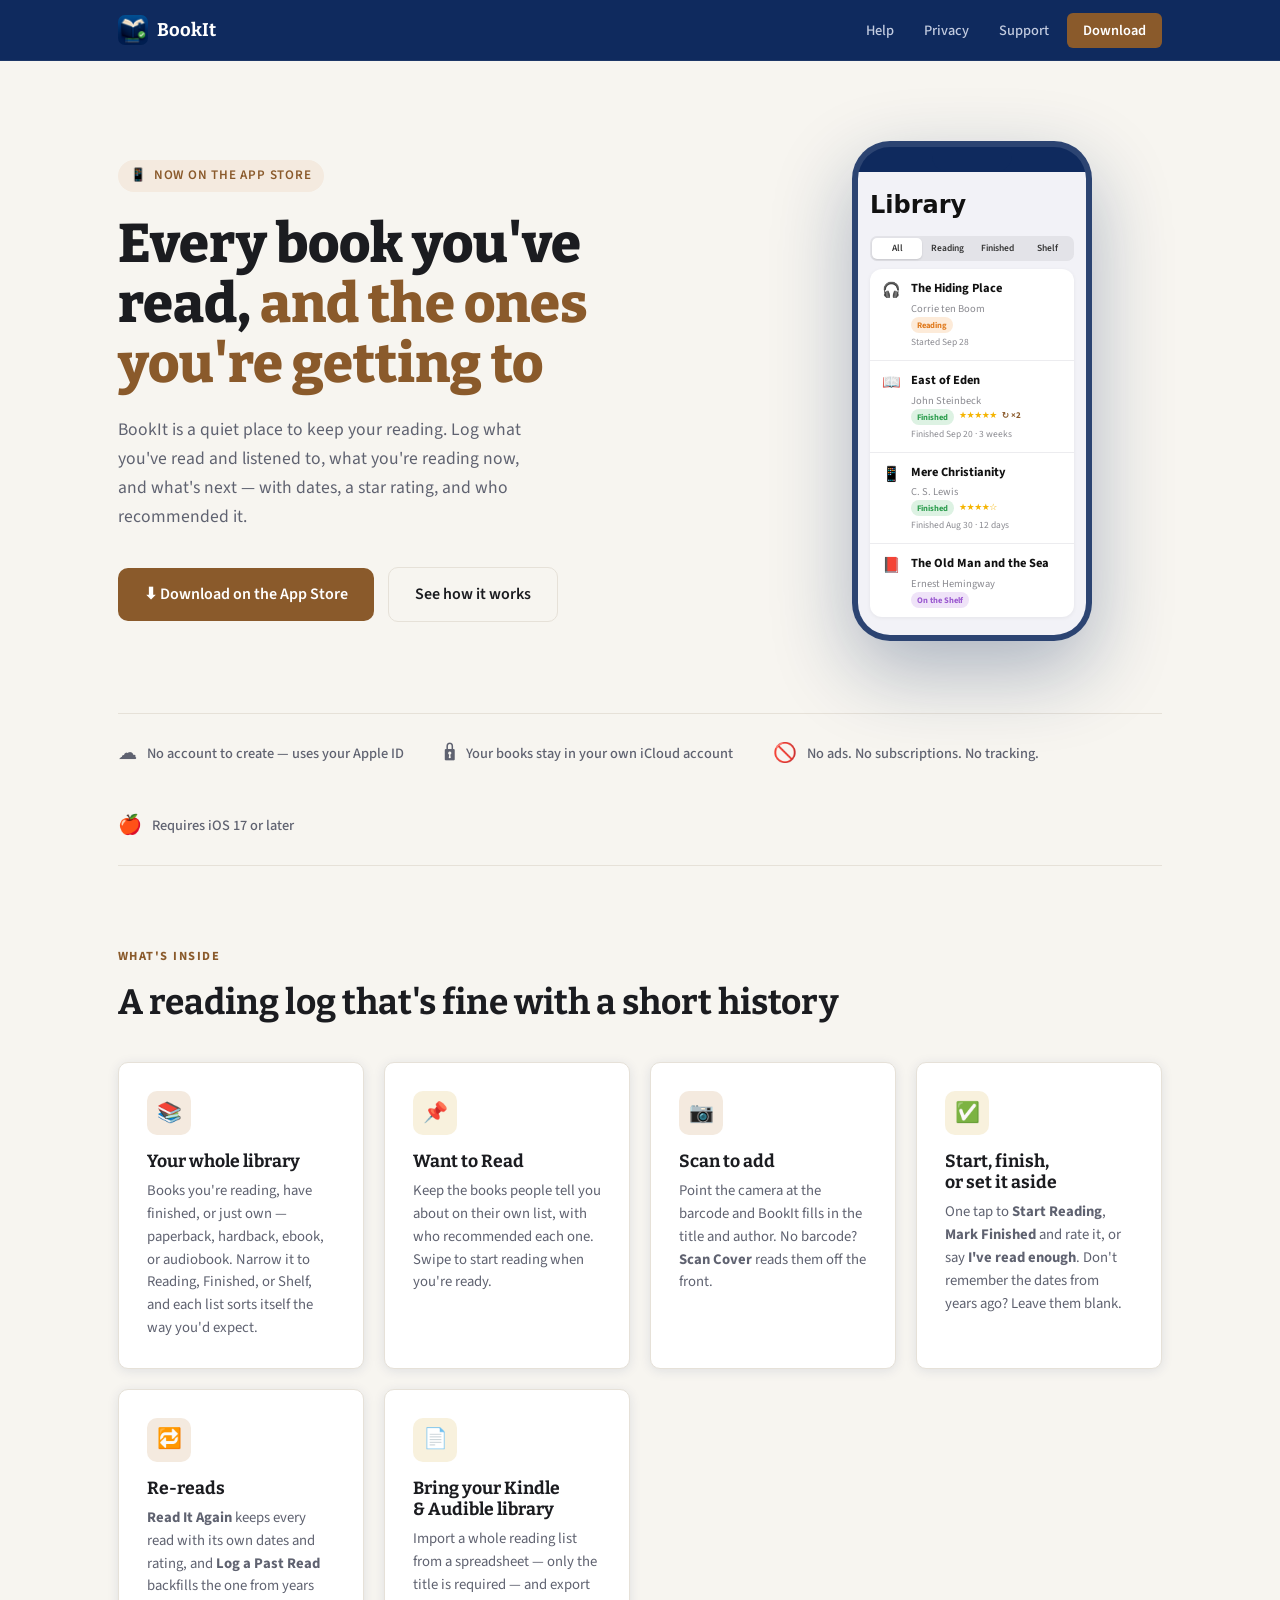
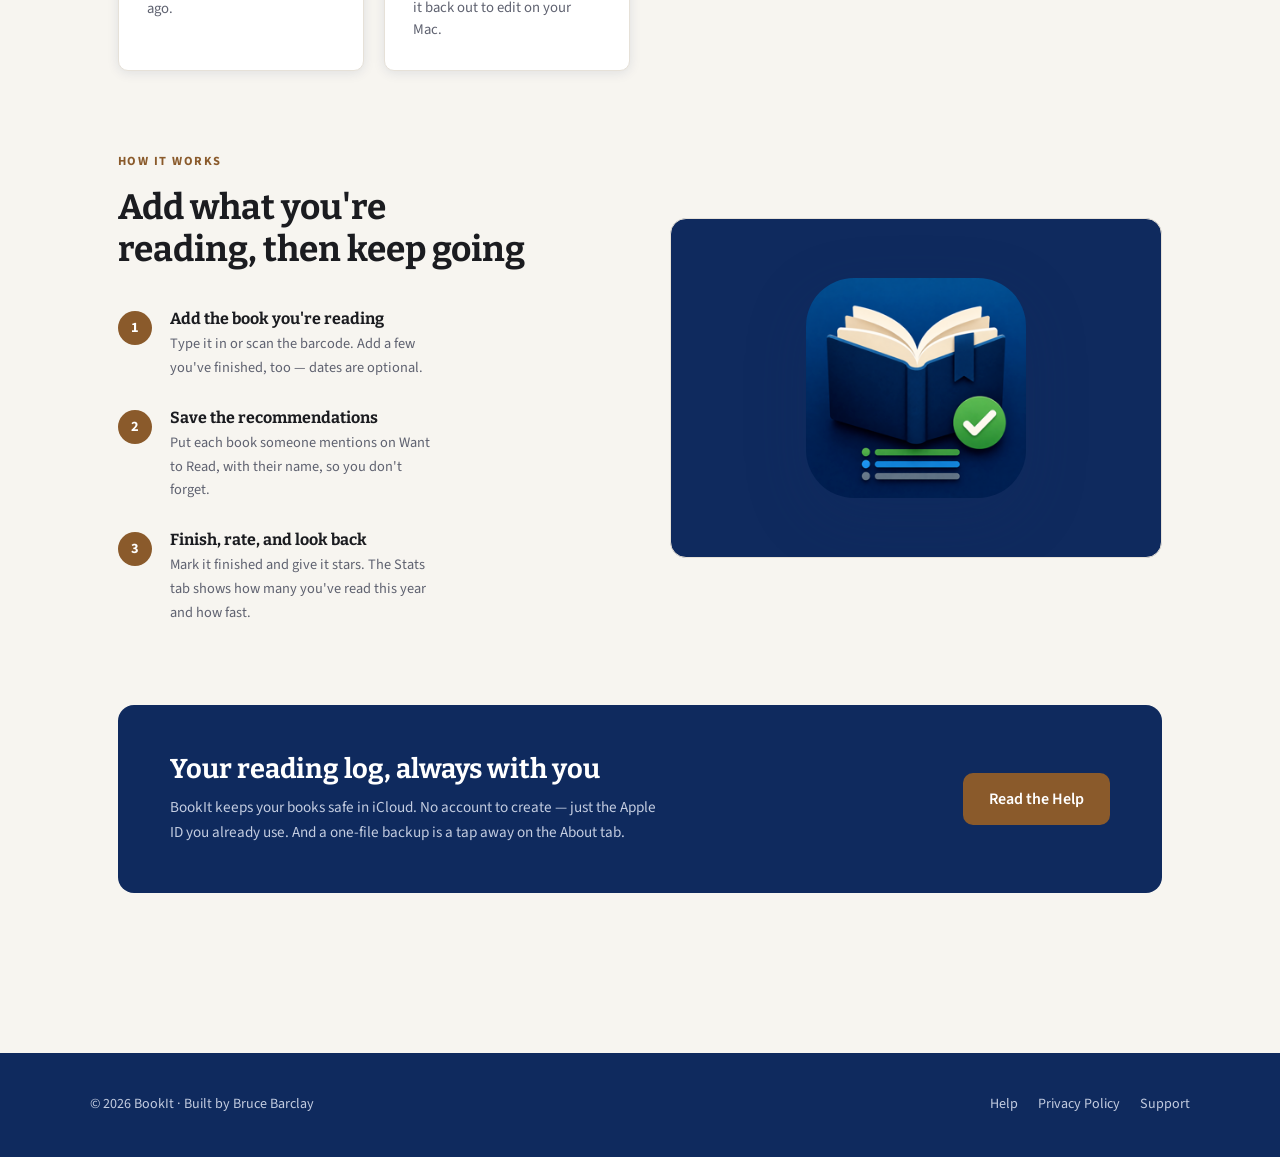
<file: index.html>
<!DOCTYPE html>
<html lang="en">
<head>
<meta charset="UTF-8">
<meta name="viewport" content="width=device-width, initial-scale=1.0">
<title>BookIt</title>
<meta name="description" content="A personal reading log. Keep track of the books you've read, are reading, listened to, or want to get to — with dates, star ratings, re-reads, and who recommended each one.">
<link rel="icon" type="image/png" href="images/favicon.png">
<link rel="apple-touch-icon" href="images/apple-touch-icon.png">
<link rel="stylesheet" href="style.css">
<style>
/* ── Hero ── */
.hero {
  display: grid;
  grid-template-columns: 1fr 380px;
  gap: 60px;
  align-items: center;
  padding: 80px 0 72px;
}

.hero-tag {
  display: inline-flex;
  align-items: center;
  gap: 7px;
  background: var(--ember-pale);
  color: var(--ember);
  font-size: .82rem;
  font-weight: 600;
  letter-spacing: .06em;
  text-transform: uppercase;
  padding: 5px 12px;
  border-radius: 20px;
  margin-bottom: 22px;
}

.hero h1 {
  font-size: clamp(2.2rem, 4.5vw, 3.4rem);
  font-weight: 800;
  line-height: 1.1;
  margin-bottom: 22px;
  color: var(--ink);
}

.hero h1 em {
  font-style: normal;
  color: var(--ember);
}

.hero-sub {
  font-size: 1.1rem;
  color: var(--ink-muted);
  max-width: 46ch;
  margin-bottom: 36px;
}

.hero-actions {
  display: flex;
  gap: 14px;
  flex-wrap: wrap;
  align-items: center;
}

.btn-soon {
  background: var(--ember-pale);
  color: var(--ember);
  border: 1.5px solid var(--ember);
  cursor: default;
}
.btn-soon:hover { transform: none; box-shadow: none; }

.hero-phone {
  position: relative;
  display: flex;
  justify-content: center;
}

.phone-frame {
  width: 240px;
  background: var(--nav-bg);
  border-radius: 38px;
  border: 6px solid rgba(255,255,255,.12);
  box-shadow: 0 30px 80px rgba(15,42,94,.32), 0 0 0 1px rgba(255,255,255,.04);
  position: relative;
  overflow: hidden;
  display: flex;
  flex-direction: column;
}

.phone-notch {
  width: 80px;
  height: 26px;
  background: var(--nav-bg);
  border-radius: 0 0 16px 16px;
  align-self: center;
  margin-top: -1px;
  flex-shrink: 0;
  position: relative;
  z-index: 2;
}

/* The mock screen is always light, like the app in light mode. */
.phone-screen {
  flex: 1;
  background: #F2F2F7;
  padding: 14px 12px 18px;
  overflow: hidden;
}

.mock-title {
  font-family: system-ui, sans-serif;
  font-size: 24px;
  font-weight: 800;
  color: #111;
  margin-bottom: 10px;
}

.mock-list {
  background: white;
  border-radius: 12px;
  box-shadow: 0 1px 4px rgba(0,0,0,.06);
  overflow: hidden;
}

.mock-row {
  display: flex;
  gap: 9px;
  padding: 9px 10px;
  border-bottom: 1px solid #ECECEF;
  align-items: center;
}
.mock-row:last-child { border-bottom: none; }

.mock-thumb {
  width: 34px; height: 34px;
  border-radius: 7px;
  flex-shrink: 0;
  display: grid;
  place-items: center;
  font-size: 17px;
}
.thumb-a { background: linear-gradient(135deg, #7A3A1A, #C4672A); }
.thumb-b { background: linear-gradient(135deg, #B07A2A, #E8B860); }
.thumb-c { background: linear-gradient(135deg, #4A2412, #8E4A22); }

.mock-body { flex: 1; min-width: 0; }
.mock-top {
  display: flex;
  align-items: center;
  gap: 5px;
}
.mock-meat {
  font-size: 12.5px;
  font-weight: 700;
  color: #111;
  white-space: nowrap;
}
.mock-pill {
  font-size: 8.5px;
  font-weight: 700;
  padding: 1px 6px;
  border-radius: 8px;
}
.pill-reading  { background: #FDEBD9; color: #E07B1F; }
.pill-finished { background: #DDF2E3; color: #2E9E4F; }
.pill-shelf    { background: #EFE3F8; color: #9B59D0; }
.mock-stars {
  font-size: 9px;
  color: #F5B400;
  letter-spacing: -.5px;
  white-space: nowrap;
}
.mock-tag {
  font-size: 9px;
  font-weight: 700;
  color: #8A5A2B;
  white-space: nowrap;
}
.mock-icon {
  width: 22px;
  flex-shrink: 0;
  font-size: 15px;
  text-align: center;
  align-self: flex-start;
  padding-top: 1px;
}
.mock-seg {
  display: flex;
  background: #E3E3E8;
  border-radius: 7px;
  padding: 2px;
  margin-bottom: 8px;
}
.mock-seg span {
  flex: 1;
  text-align: center;
  font-size: 9.5px;
  font-weight: 600;
  color: #333;
  padding: 3px 0;
  border-radius: 5px;
}
.mock-seg .on { background: #fff; box-shadow: 0 1px 2px rgba(0,0,0,.12); }
.mock-sub {
  font-size: 10.5px;
  color: #8A8A90;
  margin-top: 1px;
  white-space: nowrap;
  overflow: hidden;
  text-overflow: ellipsis;
}
.mock-meta {
  font-size: 9.5px;
  color: #8A8A90;
  margin-top: 2px;
  white-space: nowrap;
  overflow: hidden;
  text-overflow: ellipsis;
}

/* ── Trust bar ── */
.trust-bar {
  border-top: 1px solid var(--border);
  border-bottom: 1px solid var(--border);
  padding: 24px 0;
  display: flex;
  gap: 40px;
  flex-wrap: wrap;
  align-items: center;
}
.trust-item {
  display: flex;
  align-items: center;
  gap: 10px;
  font-size: .9rem;
  color: var(--ink-muted);
  font-weight: 500;
}
.trust-icon { font-size: 1.2rem; }

/* ── Features ── */
.features { padding: 80px 0 0; }
.features-grid {
  display: grid;
  grid-template-columns: repeat(auto-fit, minmax(240px, 1fr));
  gap: 20px;
}
.feature-card {
  background: var(--surface);
  border: 1px solid var(--border);
  border-radius: var(--radius);
  padding: 28px;
  box-shadow: var(--shadow);
}
.feature-icon {
  width: 44px; height: 44px;
  border-radius: 10px;
  display: grid;
  place-items: center;
  font-size: 1.25rem;
  margin-bottom: 16px;
}
.icon-ember { background: var(--ember-pale); }
.icon-flame { background: var(--flame-light); }

.feature-card h3 {
  font-size: 1.1rem;
  margin-bottom: 8px;
}
.feature-card p {
  font-size: .92rem;
  color: var(--ink-muted);
  line-height: 1.55;
}

/* ── How it works ── */
.how {
  padding: 80px 0 0;
  display: grid;
  grid-template-columns: 1fr 1fr;
  gap: 60px;
  align-items: center;
}
.how-steps { display: flex; flex-direction: column; gap: 28px; }
.step {
  display: flex;
  gap: 18px;
  align-items: flex-start;
}
.step-num {
  width: 34px; height: 34px;
  border-radius: 50%;
  background: var(--ember);
  color: white;
  font-weight: 700;
  font-size: .9rem;
  display: grid;
  place-items: center;
  flex-shrink: 0;
  margin-top: 2px;
}
.step-body h4 { font-size: 1rem; margin-bottom: 4px; }
.step-body p  { font-size: .9rem; color: var(--ink-muted); max-width: 38ch; }

.how-visual {
  background: var(--char-deep);
  border-radius: 16px;
  height: 340px;
  display: grid;
  place-items: center;
  border: 1px solid var(--border);
  overflow: hidden;
}
.how-visual img {
  width: 220px;
  height: 220px;
  border-radius: 48px;
  box-shadow: 0 20px 60px rgba(15,42,94,.30);
}

/* ── iCloud band ── */
.icloud-band {
  margin-top: 80px;
  background: var(--char-deep);
  border-radius: 16px;
  padding: 48px 52px;
  display: flex;
  gap: 40px;
  align-items: center;
  justify-content: space-between;
  flex-wrap: wrap;
}
.icloud-band h2 {
  color: white;
  font-size: 1.7rem;
  margin-bottom: 10px;
}
.icloud-band p {
  color: #C3CCE0;
  font-size: .95rem;
}
.icloud-band .btn-primary { white-space: nowrap; }

/* ── Responsive ── */
@media (max-width: 760px) {
  .hero { grid-template-columns: 1fr; padding-top: 56px; }
  .hero-phone { display: none; }
  .how { grid-template-columns: 1fr; }
  .how-visual { display: none; }
  .icloud-band { padding: 32px 24px; }
}
</style>
</head>
<body>

<nav class="site-nav" aria-label="Site navigation">
  <div class="nav-inner">
    <a href="index.html" class="nav-logo">
      <img src="images/icon.png" alt="" class="nav-logo-icon">
      BookIt
    </a>
    <ul class="nav-links">
      <li><a href="help.html">Help</a></li>
      <li><a href="privacy.html">Privacy</a></li>
      <li><a href="support.html">Support</a></li>
      <li><a href="#download" class="nav-cta">Download</a></li>
    </ul>
  </div>
</nav>

<main>
<div class="page-content">

  <!-- Hero -->
  <section class="hero">
    <div class="hero-copy">
      <div class="hero-tag">
        <span>📱</span> Now on the App Store
      </div>
      <h1>Every book you've read, <em>and the ones you're getting to</em></h1>
      <p class="hero-sub">BookIt is a quiet place to keep your reading. Log what you've read and listened to, what you're reading now, and what's next — with dates, a star rating, and who recommended it.</p>
      <div class="hero-actions" id="download">
        <a href="https://apps.apple.com/us/app/bookit-reading-log/id6808320162" class="btn btn-primary" target="_blank" rel="noopener">⬇ Download on the App Store</a>
        <a href="help.html" class="btn btn-ghost">See how it works</a>
      </div>
    </div>

    <div class="hero-phone" aria-hidden="true">
      <div class="phone-frame">
        <div class="phone-notch"></div>
        <div class="phone-screen">
          <div class="mock-title">Library</div>
          <div class="mock-seg"><span class="on">All</span><span>Reading</span><span>Finished</span><span>Shelf</span></div>
          <div class="mock-list">
            <div class="mock-row">
              <div class="mock-icon">🎧</div>
              <div class="mock-body">
                <div class="mock-meat">The Hiding Place</div>
                <div class="mock-sub">Corrie ten Boom</div>
                <div class="mock-top"><span class="mock-pill pill-reading">Reading</span></div>
                <div class="mock-meta">Started Sep 28</div>
              </div>
            </div>
            <div class="mock-row">
              <div class="mock-icon">📖</div>
              <div class="mock-body">
                <div class="mock-meat">East of Eden</div>
                <div class="mock-sub">John Steinbeck</div>
                <div class="mock-top"><span class="mock-pill pill-finished">Finished</span><span class="mock-stars">★★★★★</span><span class="mock-tag">↻ ×2</span></div>
                <div class="mock-meta">Finished Sep 20 · 3 weeks</div>
              </div>
            </div>
            <div class="mock-row">
              <div class="mock-icon">📱</div>
              <div class="mock-body">
                <div class="mock-meat">Mere Christianity</div>
                <div class="mock-sub">C. S. Lewis</div>
                <div class="mock-top"><span class="mock-pill pill-finished">Finished</span><span class="mock-stars">★★★★☆</span></div>
                <div class="mock-meta">Finished Aug 30 · 12 days</div>
              </div>
            </div>
            <div class="mock-row">
              <div class="mock-icon">📕</div>
              <div class="mock-body">
                <div class="mock-meat">The Old Man and the Sea</div>
                <div class="mock-sub">Ernest Hemingway</div>
                <div class="mock-top"><span class="mock-pill pill-shelf">On the Shelf</span></div>
              </div>
            </div>
          </div>
        </div>
      </div>
    </div>
  </section>

  <!-- Trust bar -->
  <div class="trust-bar">
    <div class="trust-item"><span class="trust-icon">☁️</span> No account to create — uses your Apple ID</div>
    <div class="trust-item"><span class="trust-icon">🔒</span> Your books stay in your own iCloud account</div>
    <div class="trust-item"><span class="trust-icon">🚫</span> No ads. No subscriptions. No tracking.</div>
    <div class="trust-item"><span class="trust-icon">🍎</span> Requires iOS 17 or later</div>
  </div>

  <!-- Features -->
  <section class="features">
    <p class="eyebrow">What's inside</p>
    <h2 class="section-title">A reading log that's fine with a short history</h2>
    <div class="features-grid">
      <div class="feature-card">
        <div class="feature-icon icon-ember">📚</div>
        <h3>Your whole library</h3>
        <p>Books you're reading, have finished, or just own — paperback, hardback, ebook, or audiobook. Narrow it to Reading, Finished, or Shelf, and each list sorts itself the way you'd expect.</p>
      </div>
      <div class="feature-card">
        <div class="feature-icon icon-flame">📌</div>
        <h3>Want to Read</h3>
        <p>Keep the books people tell you about on their own list, with who recommended each one. Swipe to start reading when you're ready.</p>
      </div>
      <div class="feature-card">
        <div class="feature-icon icon-ember">📷</div>
        <h3>Scan to add</h3>
        <p>Point the camera at the barcode and BookIt fills in the title and author. No barcode? <strong>Scan Cover</strong> reads them off the front.</p>
      </div>
      <div class="feature-card">
        <div class="feature-icon icon-flame">✅</div>
        <h3>Start, finish, or set it aside</h3>
        <p>One tap to <strong>Start Reading</strong>, <strong>Mark Finished</strong> and rate it, or say <strong>I've read enough</strong>. Don't remember the dates from years ago? Leave them blank.</p>
      </div>
      <div class="feature-card">
        <div class="feature-icon icon-ember">🔁</div>
        <h3>Re-reads</h3>
        <p><strong>Read It Again</strong> keeps every read with its own dates and rating, and <strong>Log a Past Read</strong> backfills the one from years ago.</p>
      </div>
      <div class="feature-card">
        <div class="feature-icon icon-flame">📄</div>
        <h3>Bring your Kindle &amp; Audible library</h3>
        <p>Import a whole reading list from a spreadsheet — only the title is required — and export it back out to edit on your Mac.</p>
      </div>
    </div>
  </section>

  <!-- How it works -->
  <section class="how">
    <div>
      <p class="eyebrow">How it works</p>
      <h2 class="section-title">Add what you're reading, then keep going</h2>
      <div class="how-steps">
        <div class="step">
          <div class="step-num">1</div>
          <div class="step-body">
            <h4>Add the book you're reading</h4>
            <p>Type it in or scan the barcode. Add a few you've finished, too — dates are optional.</p>
          </div>
        </div>
        <div class="step">
          <div class="step-num">2</div>
          <div class="step-body">
            <h4>Save the recommendations</h4>
            <p>Put each book someone mentions on Want to Read, with their name, so you don't forget.</p>
          </div>
        </div>
        <div class="step">
          <div class="step-num">3</div>
          <div class="step-body">
            <h4>Finish, rate, and look back</h4>
            <p>Mark it finished and give it stars. The Stats tab shows how many you've read this year and how fast.</p>
          </div>
        </div>
      </div>
    </div>
    <div class="how-visual" aria-hidden="true"><img src="images/icon.png" alt=""></div>
  </section>

  <!-- iCloud band -->
  <div class="icloud-band">
    <div>
      <h2>Your reading log, always with you</h2>
      <p>BookIt keeps your books safe in iCloud. No account to create — just the Apple ID you already use. And a one-file backup is a tap away on the About tab.</p>
    </div>
    <a href="help.html" class="btn btn-primary">Read the Help</a>
  </div>

</div>
</main>

<footer class="site-footer">
  <div class="footer-inner">
    <span>© 2026 BookIt · Built by Bruce Barclay</span>
    <ul class="footer-links">
      <li><a href="help.html">Help</a></li>
      <li><a href="privacy.html">Privacy Policy</a></li>
      <li><a href="support.html">Support</a></li>
    </ul>
  </div>
</footer>

</body>
</html>
</file>
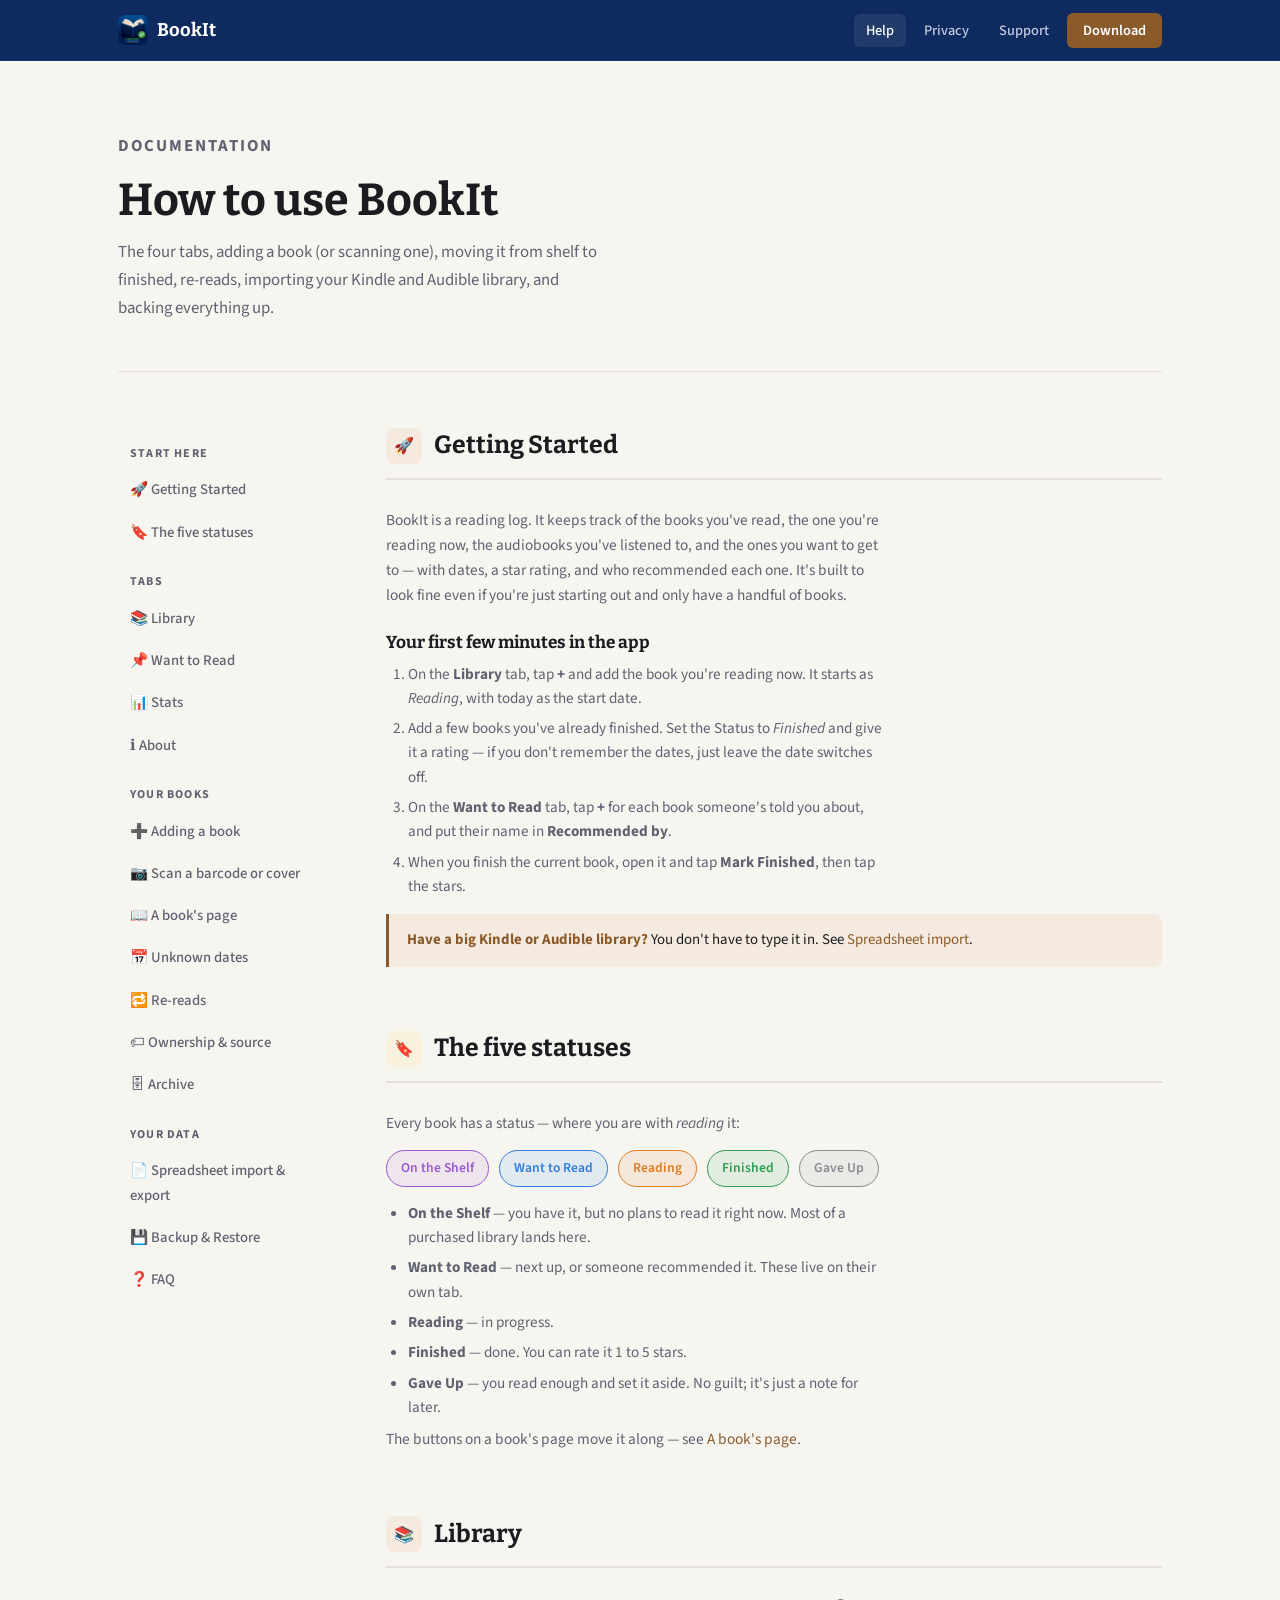
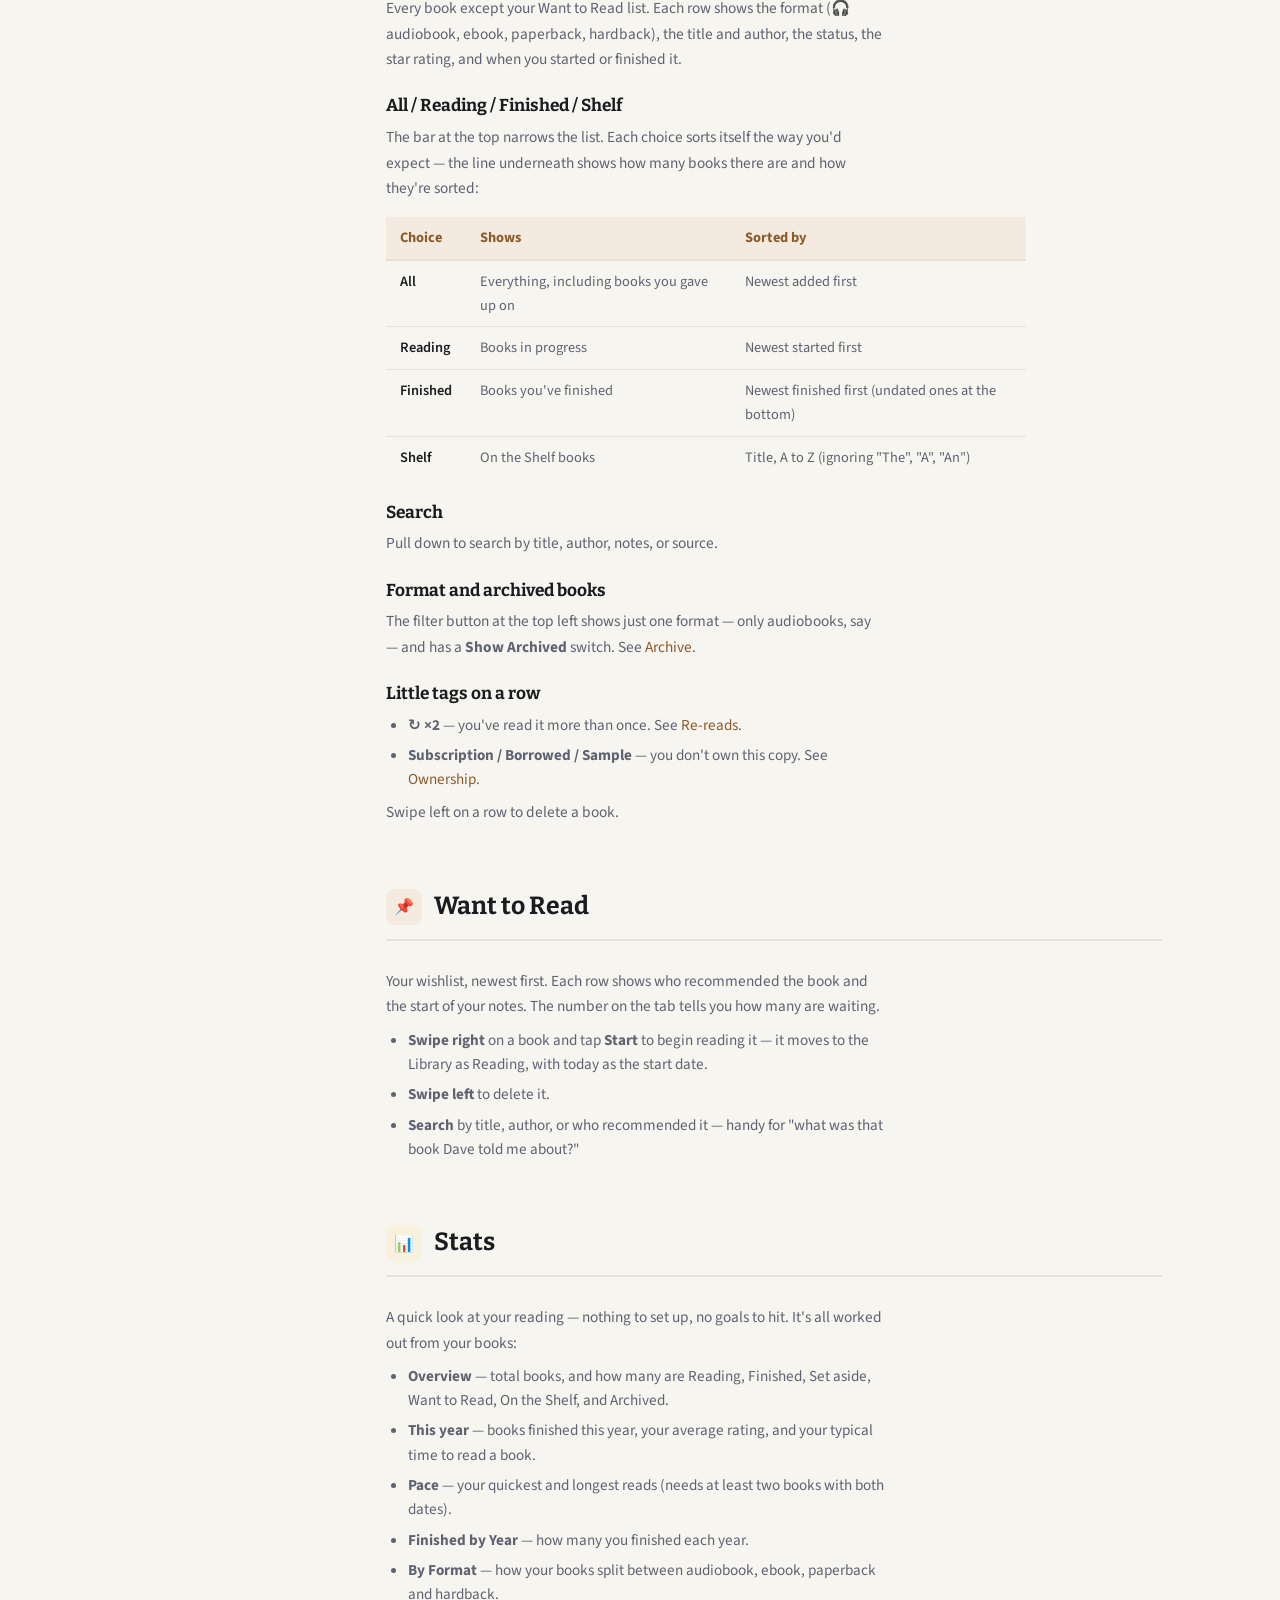
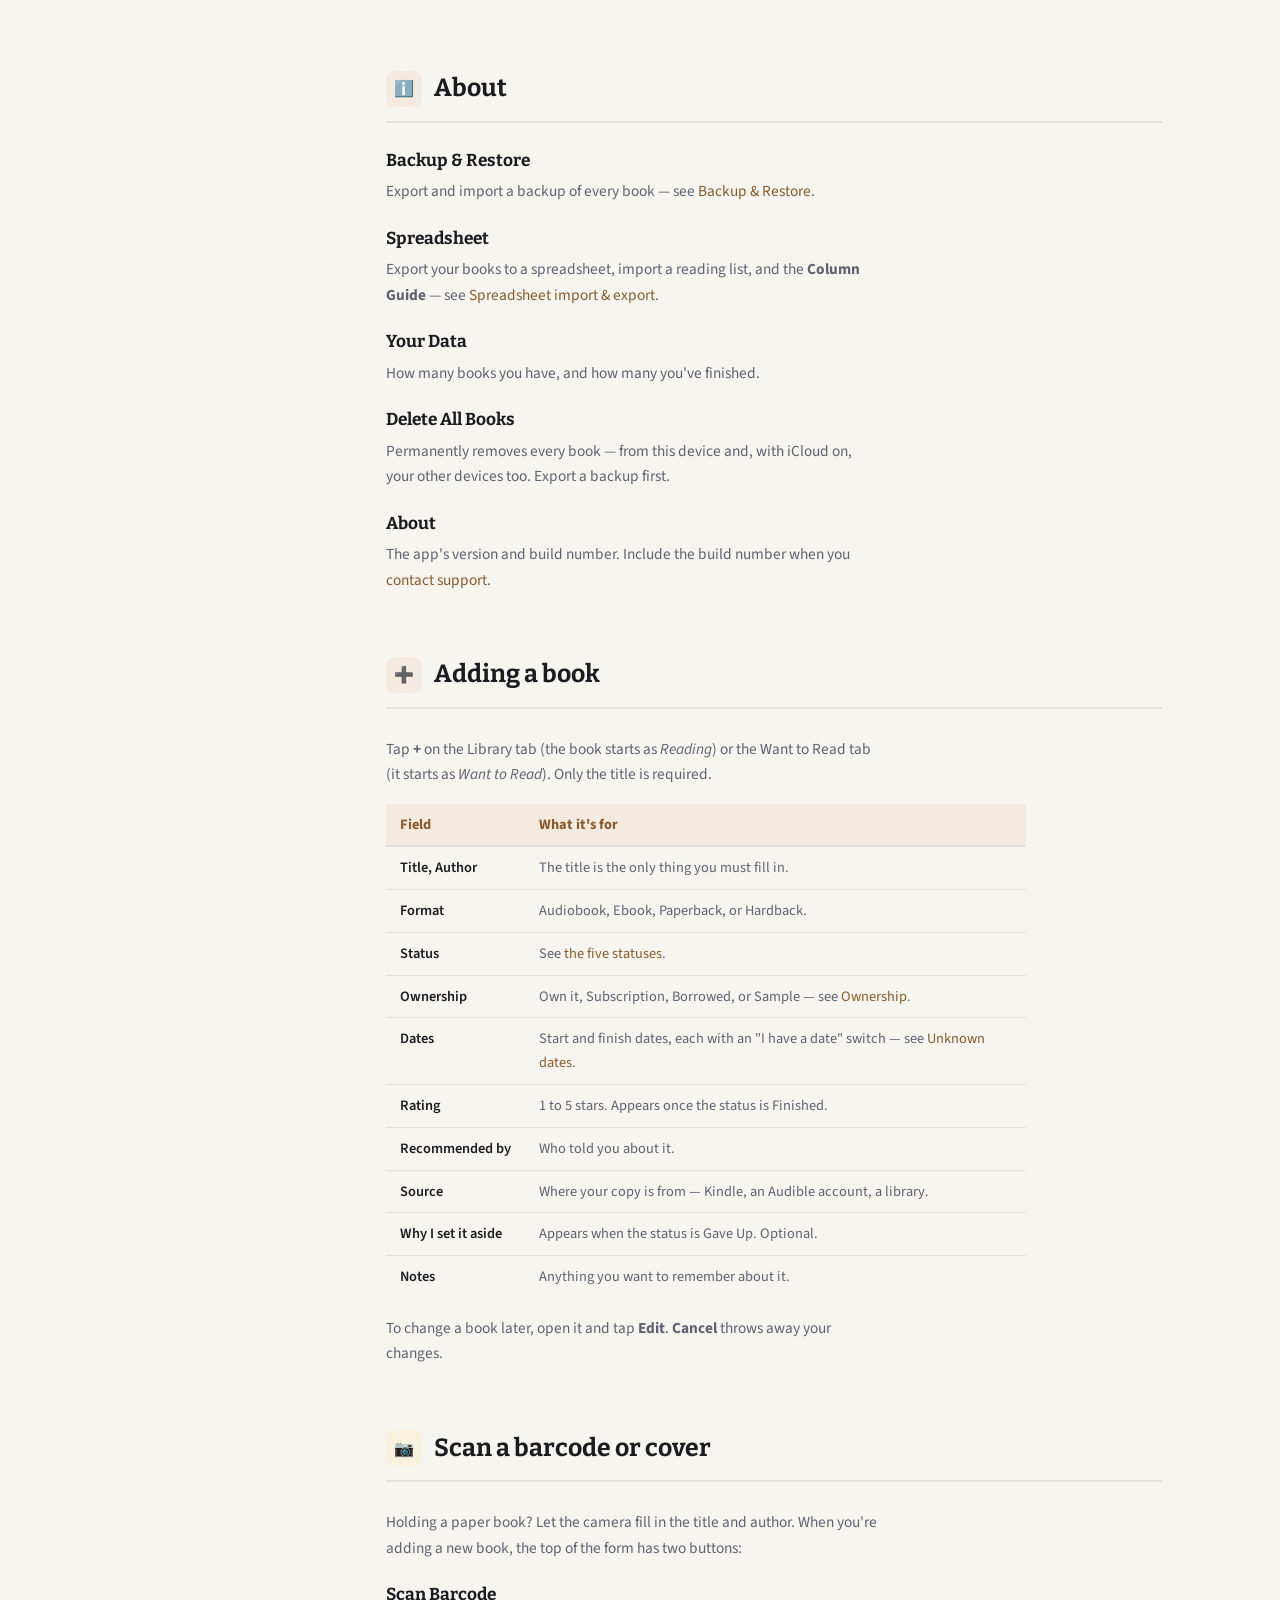
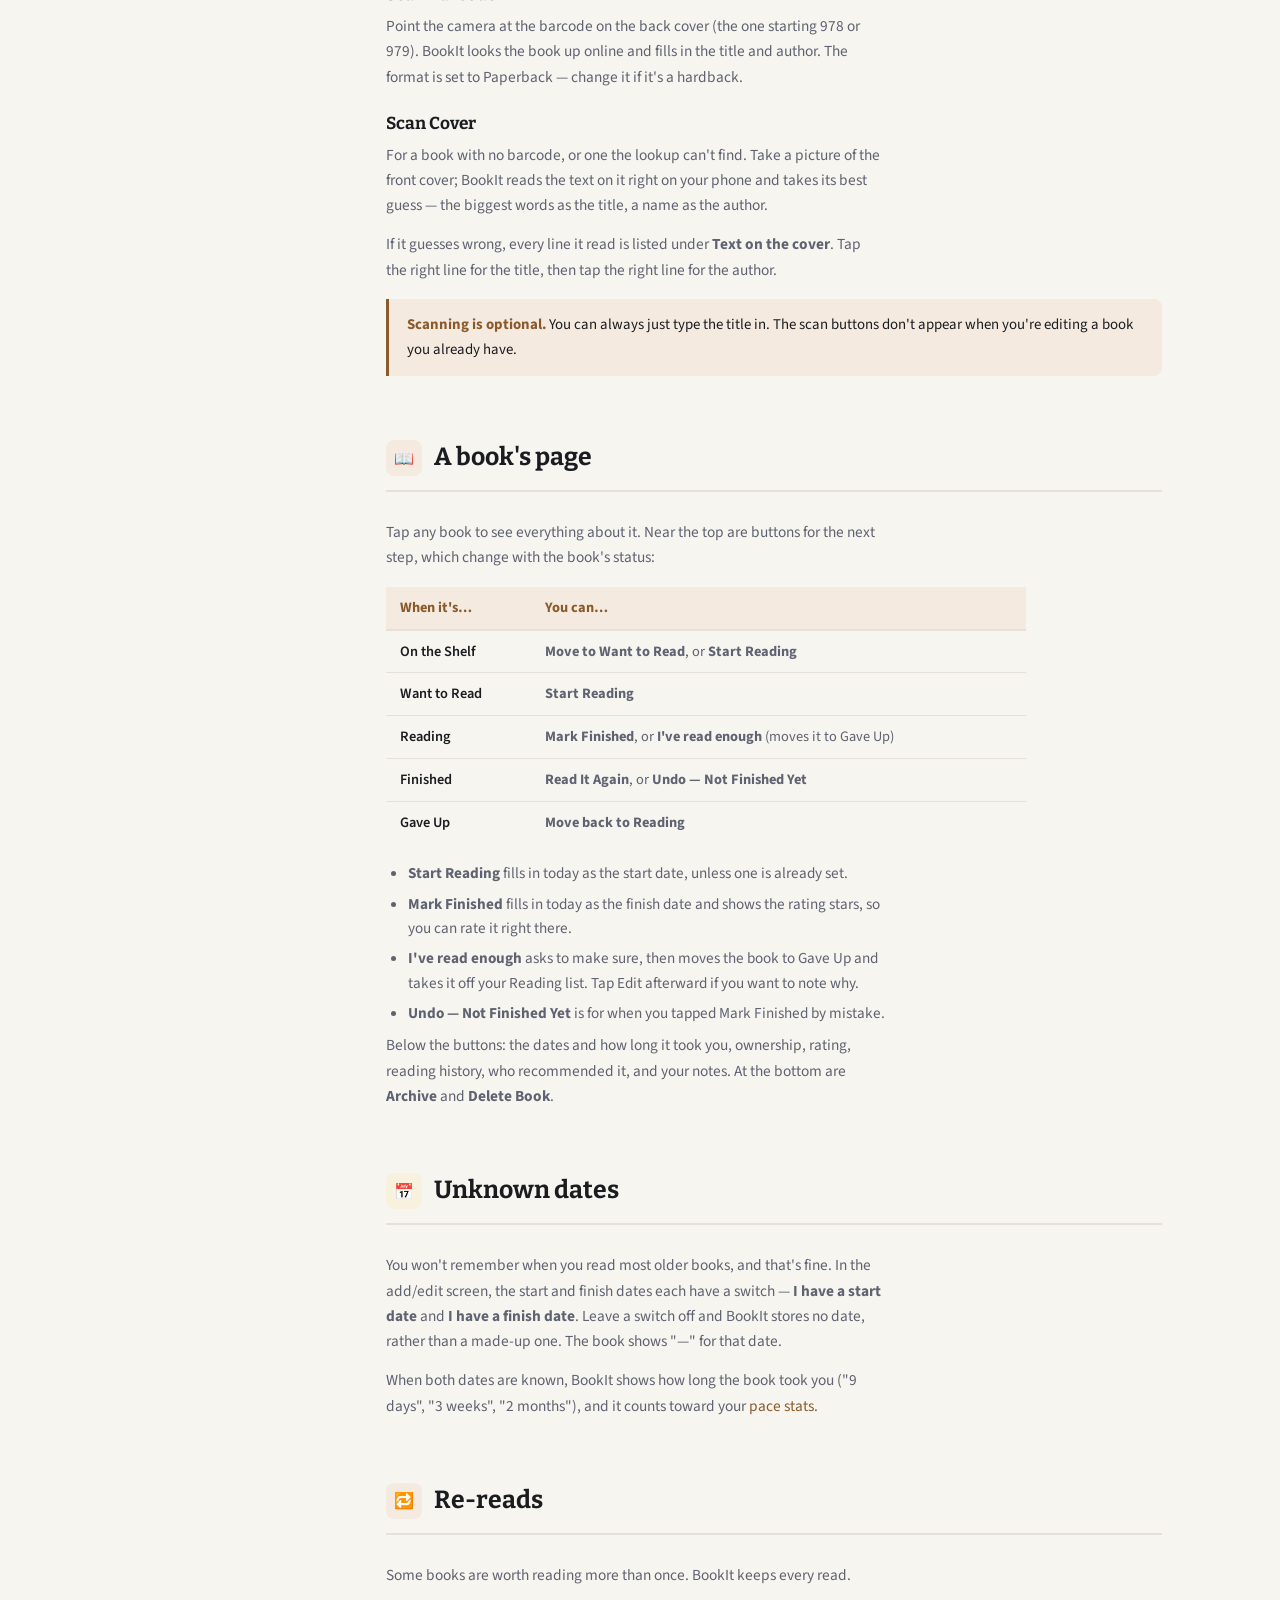
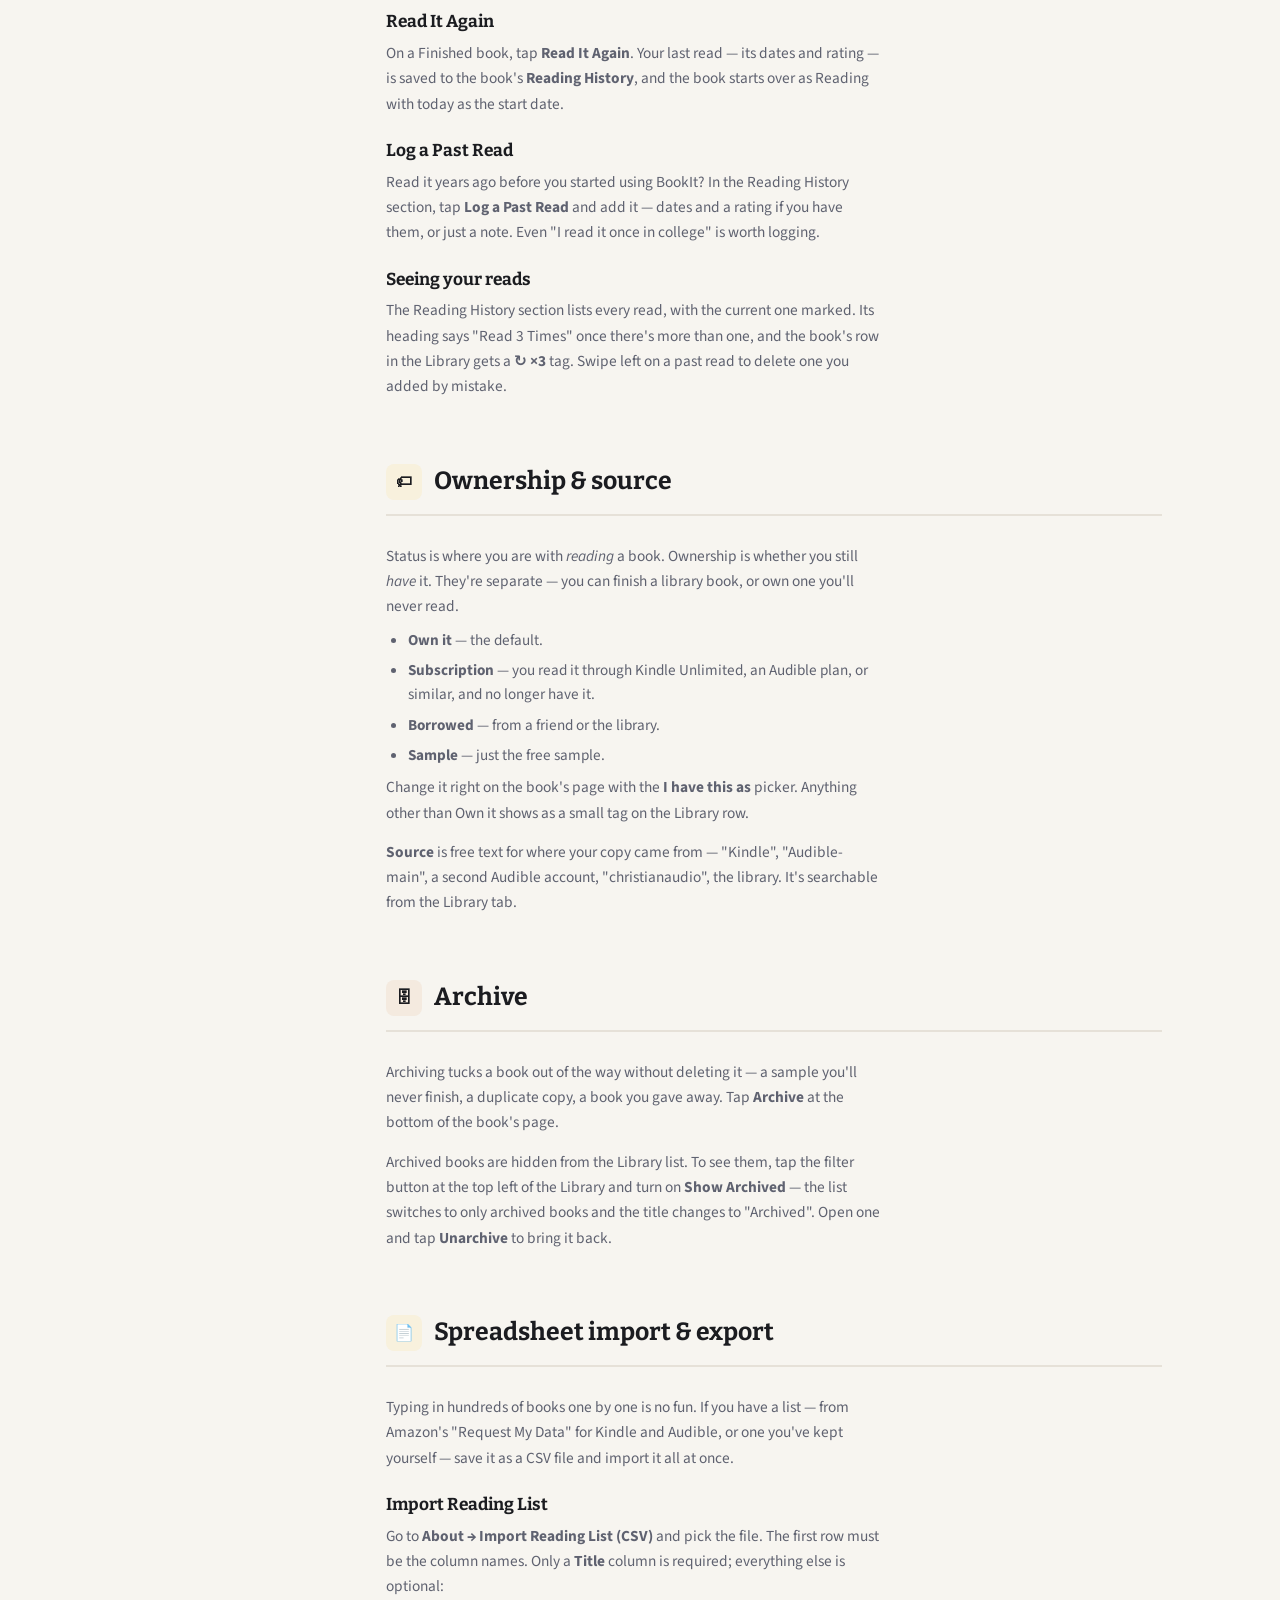
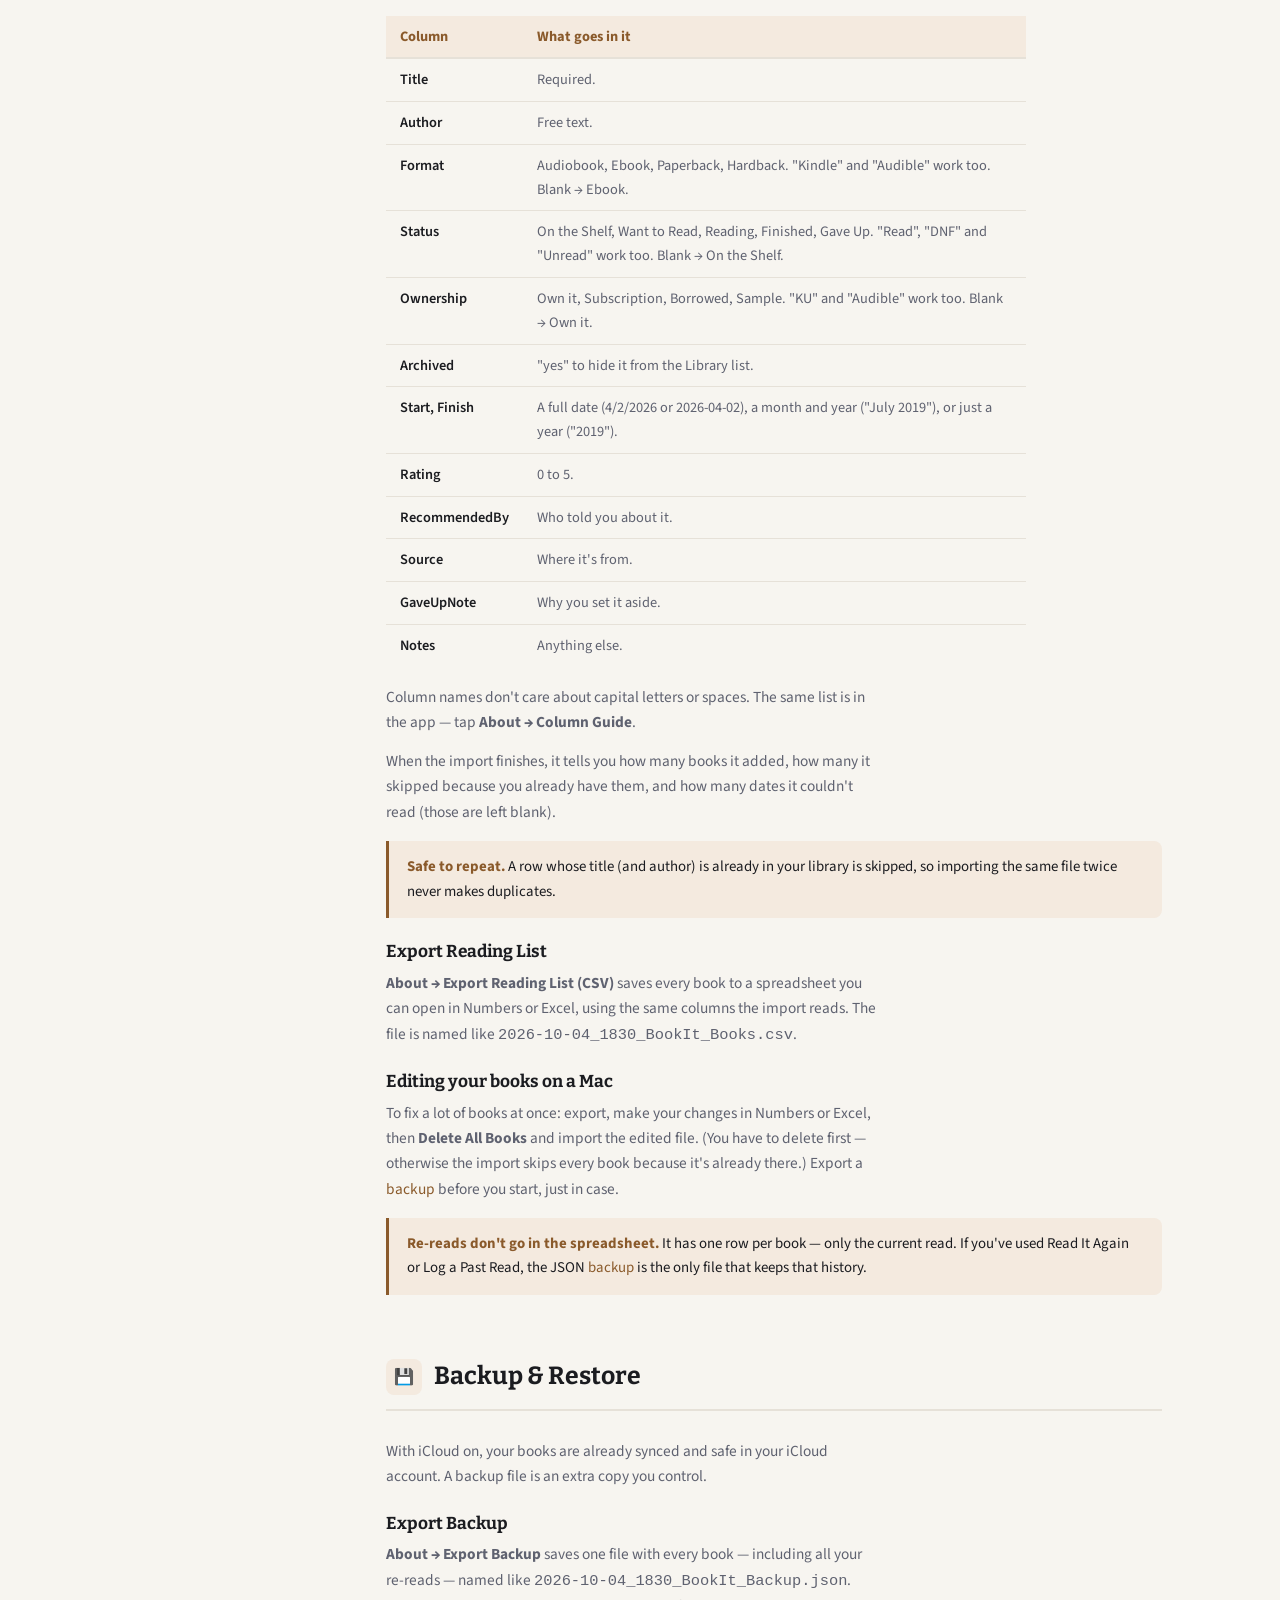
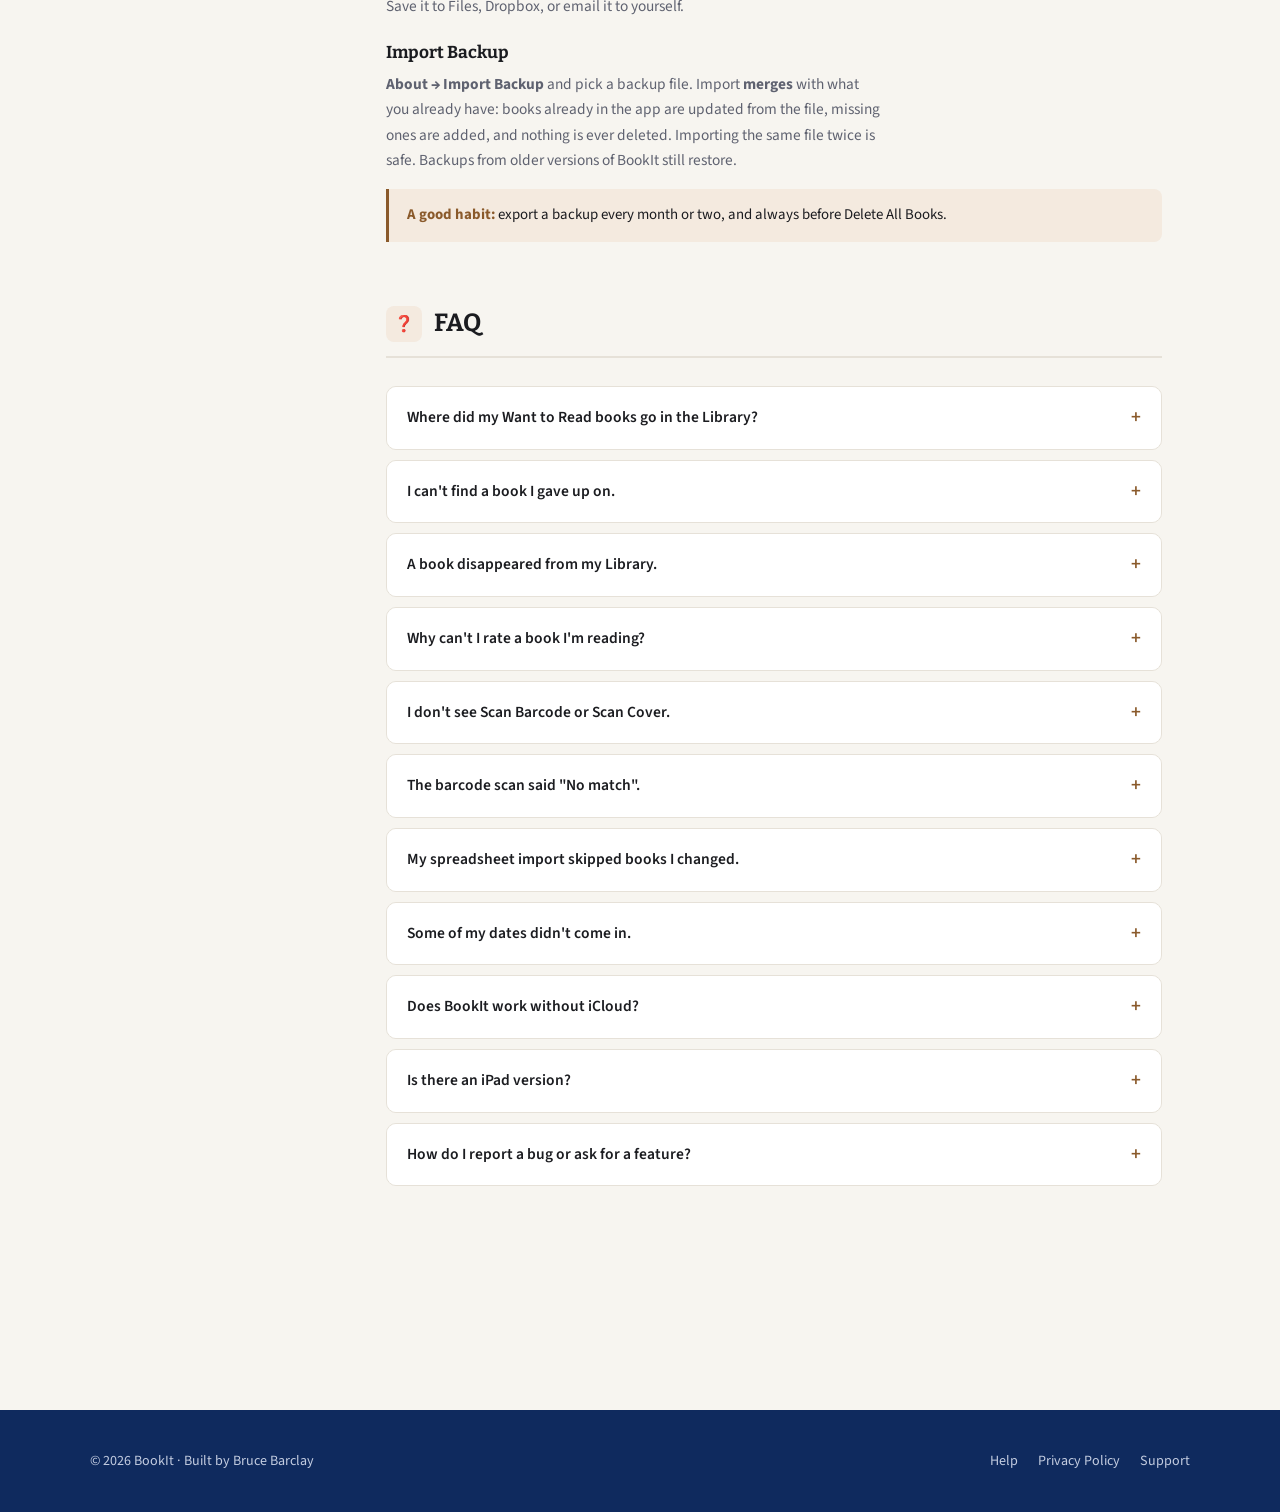
<file: help.html>
<!DOCTYPE html>
<html lang="en">
<head>
<meta charset="UTF-8">
<meta name="viewport" content="width=device-width, initial-scale=1.0">
<title>Help — BookIt</title>
<meta name="description" content="How to use BookIt — the Library and Want to Read tabs, adding or scanning a book, Start / Finish / I've read enough, re-reads, ownership, archive, spreadsheet import, and backup.">
<link rel="icon" type="image/png" href="images/favicon.png">
<link rel="apple-touch-icon" href="images/apple-touch-icon.png">
<link rel="stylesheet" href="style.css">
<style>
.help-hero {
  padding: 60px 0 48px;
  border-bottom: 1px solid var(--border);
  margin-bottom: 56px;
}
.help-hero h1 { font-size: clamp(2rem, 4vw, 2.8rem); margin-top: .3em; }
.help-hero p  { font-size: 1.05rem; color: var(--ink-muted); margin-top: .7em; }

.help-layout {
  display: grid;
  grid-template-columns: 220px 1fr;
  gap: 48px;
  align-items: start;
}

/* Sidebar */
.help-sidebar {
  position: sticky;
  top: 80px;
}
.help-sidebar nav { display: flex; flex-direction: column; gap: 4px; }
.help-sidebar a {
  color: var(--ink-muted);
  font-size: .92rem;
  font-weight: 500;
  padding: 7px 12px;
  border-radius: 7px;
  display: flex;
  align-items: center;
  gap: 9px;
  text-decoration: none;
  transition: background .12s, color .12s;
}
.help-sidebar a:hover,
.help-sidebar a.active {
  background: var(--ember-pale);
  color: var(--ember);
}
.help-sidebar .section-group {
  font-size: .75rem;
  font-weight: 700;
  letter-spacing: .1em;
  text-transform: uppercase;
  color: var(--ink-muted);
  padding: 16px 12px 4px;
}

/* Content */
.help-section {
  margin-bottom: 64px;
  scroll-margin-top: 80px;
}
.help-section h2 {
  font-size: 1.55rem;
  display: flex;
  align-items: center;
  gap: 12px;
  padding-bottom: 14px;
  border-bottom: 2px solid var(--border);
  margin-bottom: 28px;
}
.help-section h2 .tab-icon {
  width: 36px; height: 36px;
  border-radius: 8px;
  background: var(--ember-pale);
  display: grid;
  place-items: center;
  font-size: 1rem;
  flex-shrink: 0;
}
.flame-bg { background: var(--flame-light) !important; }

.help-section h3 {
  font-size: 1.08rem;
  margin: 24px 0 8px;
  color: var(--ink);
}
.help-section p {
  font-size: .96rem;
  color: var(--ink-muted);
  line-height: 1.65;
  max-width: 62ch;
}
.help-section ul, .help-section ol {
  margin: 8px 0 8px 22px;
  display: flex;
  flex-direction: column;
  gap: 6px;
}
.help-section li {
  font-size: .95rem;
  color: var(--ink-muted);
  line-height: 1.6;
  max-width: 60ch;
}

/* Q&A */
.faq-item {
  border: 1px solid var(--border);
  border-radius: var(--radius);
  margin-bottom: 10px;
  overflow: hidden;
}
.faq-item summary {
  padding: 15px 20px;
  font-weight: 600;
  font-size: .97rem;
  cursor: pointer;
  list-style: none;
  display: flex;
  justify-content: space-between;
  align-items: center;
  background: var(--surface);
  color: var(--ink);
  user-select: none;
}
.faq-item summary::-webkit-details-marker { display: none; }
.faq-item summary::after { content: '+'; font-size: 1.2rem; color: var(--ember); transition: transform .2s; }
.faq-item[open] summary::after { transform: rotate(45deg); }
.faq-item[open] summary { border-bottom: 1px solid var(--border); }
.faq-body {
  padding: 16px 20px;
  font-size: .93rem;
  color: var(--ink-muted);
  line-height: 1.65;
  background: var(--ground);
}
.faq-body p + p { margin-top: .7em; }

/* Tip box */
.tip {
  background: var(--ember-pale);
  border-left: 3px solid var(--ember);
  border-radius: 0 8px 8px 0;
  padding: 14px 18px;
  margin: 16px 0;
  font-size: .93rem;
  color: var(--ink);
}
.tip strong { color: var(--ember); }

/* Status pills */
.actions-row {
  display: flex;
  gap: 10px;
  flex-wrap: wrap;
  align-items: center;
  margin: 14px 0;
}
.action-pill {
  display: inline-flex;
  align-items: center;
  gap: 6px;
  padding: 6px 14px;
  border-radius: 20px;
  font-size: .85rem;
  font-weight: 600;
  border: 1.5px solid;
}
/* Same colors as the app's status pills */
.pill-purple { border-color: #9B59D0; color: #9B59D0; background: rgba(155,89,208,.10); }
.pill-blue   { border-color: #2F7FE0; color: #2F7FE0; background: rgba(47,127,224,.10); }
.pill-orange { border-color: #E07B1F; color: #E07B1F; background: rgba(224,123,31,.10); }
.pill-green  { border-color: #2E9E4F; color: #2E9E4F; background: rgba(46,158,79,.10); }
.pill-gray   { border-color: #8A8A90; color: #8A8A90; background: rgba(138,138,144,.10); }
.arrow { color: var(--ink-muted); font-weight: 700; }

/* Field table */
.field-table {
  width: 100%;
  max-width: 640px;
  border-collapse: collapse;
  font-size: .9rem;
  margin: 16px 0 18px;
}
.field-table th {
  background: var(--ember-pale);
  color: var(--ember);
  font-weight: 700;
  text-align: left;
  padding: 9px 14px;
  border-bottom: 2px solid var(--border);
}
.field-table td {
  padding: 9px 14px;
  border-bottom: 1px solid var(--border);
  color: var(--ink-muted);
  vertical-align: top;
}
.field-table td:first-child { color: var(--ink); font-weight: 600; white-space: nowrap; }
.field-table tr:last-child td { border-bottom: none; }

@media (max-width: 700px) {
  .help-layout { grid-template-columns: 1fr; }
  .help-sidebar { display: none; }
  .field-table td:first-child { white-space: normal; }
}
</style>
</head>
<body>

<nav class="site-nav" aria-label="Site navigation">
  <div class="nav-inner">
    <a href="index.html" class="nav-logo">
      <img src="images/icon.png" alt="" class="nav-logo-icon">
      BookIt
    </a>
    <ul class="nav-links">
      <li><a href="help.html" aria-current="page">Help</a></li>
      <li><a href="privacy.html">Privacy</a></li>
      <li><a href="support.html">Support</a></li>
      <li><a href="index.html#download" class="nav-cta">Download</a></li>
    </ul>
  </div>
</nav>

<main>
<div class="page-content">

  <div class="help-hero">
    <p class="eyebrow">Documentation</p>
    <h1>How to use BookIt</h1>
    <p>The four tabs, adding a book (or scanning one), moving it from shelf to finished, re-reads, importing your Kindle and Audible library, and backing everything up.</p>
  </div>

  <div class="help-layout">

    <!-- Sidebar -->
    <aside class="help-sidebar">
      <nav aria-label="Help sections">
        <div class="section-group">Start Here</div>
        <a href="#getting-started">🚀 Getting Started</a>
        <a href="#statuses">🔖 The five statuses</a>
        <div class="section-group">Tabs</div>
        <a href="#library">📚 Library</a>
        <a href="#want-to-read">📌 Want to Read</a>
        <a href="#stats">📊 Stats</a>
        <a href="#about">ℹ️ About</a>
        <div class="section-group">Your books</div>
        <a href="#adding">➕ Adding a book</a>
        <a href="#scanning">📷 Scan a barcode or cover</a>
        <a href="#book-page">📖 A book's page</a>
        <a href="#dates">📅 Unknown dates</a>
        <a href="#rereads">🔁 Re-reads</a>
        <a href="#ownership">🏷 Ownership &amp; source</a>
        <a href="#archive">🗄 Archive</a>
        <div class="section-group">Your data</div>
        <a href="#spreadsheet">📄 Spreadsheet import &amp; export</a>
        <a href="#backup">💾 Backup &amp; Restore</a>
        <a href="#faq">❓ FAQ</a>
      </nav>
    </aside>

    <!-- Main content -->
    <div class="help-content">

      <!-- Getting Started -->
      <section class="help-section" id="getting-started">
        <h2><span class="tab-icon">🚀</span> Getting Started</h2>
        <p>BookIt is a reading log. It keeps track of the books you've read, the one you're reading now, the audiobooks you've listened to, and the ones you want to get to — with dates, a star rating, and who recommended each one. It's built to look fine even if you're just starting out and only have a handful of books.</p>

        <h3>Your first few minutes in the app</h3>
        <ol>
          <li>On the <strong>Library</strong> tab, tap <strong>+</strong> and add the book you're reading now. It starts as <em>Reading</em>, with today as the start date.</li>
          <li>Add a few books you've already finished. Set the Status to <em>Finished</em> and give it a rating — if you don't remember the dates, just leave the date switches off.</li>
          <li>On the <strong>Want to Read</strong> tab, tap <strong>+</strong> for each book someone's told you about, and put their name in <strong>Recommended by</strong>.</li>
          <li>When you finish the current book, open it and tap <strong>Mark Finished</strong>, then tap the stars.</li>
        </ol>
        <div class="tip"><strong>Have a big Kindle or Audible library?</strong> You don't have to type it in. See <a href="#spreadsheet">Spreadsheet import</a>.</div>
      </section>

      <!-- Statuses -->
      <section class="help-section" id="statuses">
        <h2><span class="tab-icon flame-bg">🔖</span> The five statuses</h2>
        <p>Every book has a status — where you are with <em>reading</em> it:</p>
        <div class="actions-row">
          <span class="action-pill pill-purple">On the Shelf</span>
          <span class="action-pill pill-blue">Want to Read</span>
          <span class="action-pill pill-orange">Reading</span>
          <span class="action-pill pill-green">Finished</span>
          <span class="action-pill pill-gray">Gave Up</span>
        </div>
        <ul>
          <li><strong>On the Shelf</strong> — you have it, but no plans to read it right now. Most of a purchased library lands here.</li>
          <li><strong>Want to Read</strong> — next up, or someone recommended it. These live on their own tab.</li>
          <li><strong>Reading</strong> — in progress.</li>
          <li><strong>Finished</strong> — done. You can rate it 1 to 5 stars.</li>
          <li><strong>Gave Up</strong> — you read enough and set it aside. No guilt; it's just a note for later.</li>
        </ul>
        <p>The buttons on a book's page move it along — see <a href="#book-page">A book's page</a>.</p>
      </section>

      <!-- Library -->
      <section class="help-section" id="library">
        <h2><span class="tab-icon">📚</span> Library</h2>
        <p>Every book except your Want to Read list. Each row shows the format (🎧 audiobook, ebook, paperback, hardback), the title and author, the status, the star rating, and when you started or finished it.</p>

        <h3>All / Reading / Finished / Shelf</h3>
        <p>The bar at the top narrows the list. Each choice sorts itself the way you'd expect — the line underneath shows how many books there are and how they're sorted:</p>
        <table class="field-table">
          <tr><th>Choice</th><th>Shows</th><th>Sorted by</th></tr>
          <tr><td>All</td><td>Everything, including books you gave up on</td><td>Newest added first</td></tr>
          <tr><td>Reading</td><td>Books in progress</td><td>Newest started first</td></tr>
          <tr><td>Finished</td><td>Books you've finished</td><td>Newest finished first (undated ones at the bottom)</td></tr>
          <tr><td>Shelf</td><td>On the Shelf books</td><td>Title, A to Z (ignoring "The", "A", "An")</td></tr>
        </table>

        <h3>Search</h3>
        <p>Pull down to search by title, author, notes, or source.</p>

        <h3>Format and archived books</h3>
        <p>The filter button at the top left shows just one format — only audiobooks, say — and has a <strong>Show Archived</strong> switch. See <a href="#archive">Archive</a>.</p>

        <h3>Little tags on a row</h3>
        <ul>
          <li><strong>↻ ×2</strong> — you've read it more than once. See <a href="#rereads">Re-reads</a>.</li>
          <li><strong>Subscription / Borrowed / Sample</strong> — you don't own this copy. See <a href="#ownership">Ownership</a>.</li>
        </ul>
        <p>Swipe left on a row to delete a book.</p>
      </section>

      <!-- Want to Read -->
      <section class="help-section" id="want-to-read">
        <h2><span class="tab-icon">📌</span> Want to Read</h2>
        <p>Your wishlist, newest first. Each row shows who recommended the book and the start of your notes. The number on the tab tells you how many are waiting.</p>
        <ul>
          <li><strong>Swipe right</strong> on a book and tap <strong>Start</strong> to begin reading it — it moves to the Library as Reading, with today as the start date.</li>
          <li><strong>Swipe left</strong> to delete it.</li>
          <li><strong>Search</strong> by title, author, or who recommended it — handy for "what was that book Dave told me about?"</li>
        </ul>
      </section>

      <!-- Stats -->
      <section class="help-section" id="stats">
        <h2><span class="tab-icon flame-bg">📊</span> Stats</h2>
        <p>A quick look at your reading — nothing to set up, no goals to hit. It's all worked out from your books:</p>
        <ul>
          <li><strong>Overview</strong> — total books, and how many are Reading, Finished, Set aside, Want to Read, On the Shelf, and Archived.</li>
          <li><strong>This year</strong> — books finished this year, your average rating, and your typical time to read a book.</li>
          <li><strong>Pace</strong> — your quickest and longest reads (needs at least two books with both dates).</li>
          <li><strong>Finished by Year</strong> — how many you finished each year.</li>
          <li><strong>By Format</strong> — how your books split between audiobook, ebook, paperback and hardback.</li>
        </ul>
      </section>

      <!-- About -->
      <section class="help-section" id="about">
        <h2><span class="tab-icon">ℹ️</span> About</h2>
        <h3>Backup &amp; Restore</h3>
        <p>Export and import a backup of every book — see <a href="#backup">Backup &amp; Restore</a>.</p>
        <h3>Spreadsheet</h3>
        <p>Export your books to a spreadsheet, import a reading list, and the <strong>Column Guide</strong> — see <a href="#spreadsheet">Spreadsheet import &amp; export</a>.</p>
        <h3>Your Data</h3>
        <p>How many books you have, and how many you've finished.</p>
        <h3>Delete All Books</h3>
        <p>Permanently removes every book — from this device and, with iCloud on, your other devices too. Export a backup first.</p>
        <h3>About</h3>
        <p>The app's version and build number. Include the build number when you <a href="support.html">contact support</a>.</p>
      </section>

      <!-- Adding -->
      <section class="help-section" id="adding">
        <h2><span class="tab-icon">➕</span> Adding a book</h2>
        <p>Tap <strong>+</strong> on the Library tab (the book starts as <em>Reading</em>) or the Want to Read tab (it starts as <em>Want to Read</em>). Only the title is required.</p>
        <table class="field-table">
          <tr><th>Field</th><th>What it's for</th></tr>
          <tr><td>Title, Author</td><td>The title is the only thing you must fill in.</td></tr>
          <tr><td>Format</td><td>Audiobook, Ebook, Paperback, or Hardback.</td></tr>
          <tr><td>Status</td><td>See <a href="#statuses">the five statuses</a>.</td></tr>
          <tr><td>Ownership</td><td>Own it, Subscription, Borrowed, or Sample — see <a href="#ownership">Ownership</a>.</td></tr>
          <tr><td>Dates</td><td>Start and finish dates, each with an "I have a date" switch — see <a href="#dates">Unknown dates</a>.</td></tr>
          <tr><td>Rating</td><td>1 to 5 stars. Appears once the status is Finished.</td></tr>
          <tr><td>Recommended by</td><td>Who told you about it.</td></tr>
          <tr><td>Source</td><td>Where your copy is from — Kindle, an Audible account, a library.</td></tr>
          <tr><td>Why I set it aside</td><td>Appears when the status is Gave Up. Optional.</td></tr>
          <tr><td>Notes</td><td>Anything you want to remember about it.</td></tr>
        </table>
        <p>To change a book later, open it and tap <strong>Edit</strong>. <strong>Cancel</strong> throws away your changes.</p>
      </section>

      <!-- Scanning -->
      <section class="help-section" id="scanning">
        <h2><span class="tab-icon flame-bg">📷</span> Scan a barcode or cover</h2>
        <p>Holding a paper book? Let the camera fill in the title and author. When you're adding a new book, the top of the form has two buttons:</p>

        <h3>Scan Barcode</h3>
        <p>Point the camera at the barcode on the back cover (the one starting 978 or 979). BookIt looks the book up online and fills in the title and author. The format is set to Paperback — change it if it's a hardback.</p>

        <h3>Scan Cover</h3>
        <p>For a book with no barcode, or one the lookup can't find. Take a picture of the front cover; BookIt reads the text on it right on your phone and takes its best guess — the biggest words as the title, a name as the author.</p>
        <p>If it guesses wrong, every line it read is listed under <strong>Text on the cover</strong>. Tap the right line for the title, then tap the right line for the author.</p>
        <div class="tip"><strong>Scanning is optional.</strong> You can always just type the title in. The scan buttons don't appear when you're editing a book you already have.</div>
      </section>

      <!-- Book page -->
      <section class="help-section" id="book-page">
        <h2><span class="tab-icon">📖</span> A book's page</h2>
        <p>Tap any book to see everything about it. Near the top are buttons for the next step, which change with the book's status:</p>
        <table class="field-table">
          <tr><th>When it's…</th><th>You can…</th></tr>
          <tr><td>On the Shelf</td><td><strong>Move to Want to Read</strong>, or <strong>Start Reading</strong></td></tr>
          <tr><td>Want to Read</td><td><strong>Start Reading</strong></td></tr>
          <tr><td>Reading</td><td><strong>Mark Finished</strong>, or <strong>I've read enough</strong> (moves it to Gave Up)</td></tr>
          <tr><td>Finished</td><td><strong>Read It Again</strong>, or <strong>Undo — Not Finished Yet</strong></td></tr>
          <tr><td>Gave Up</td><td><strong>Move back to Reading</strong></td></tr>
        </table>
        <ul>
          <li><strong>Start Reading</strong> fills in today as the start date, unless one is already set.</li>
          <li><strong>Mark Finished</strong> fills in today as the finish date and shows the rating stars, so you can rate it right there.</li>
          <li><strong>I've read enough</strong> asks to make sure, then moves the book to Gave Up and takes it off your Reading list. Tap Edit afterward if you want to note why.</li>
          <li><strong>Undo — Not Finished Yet</strong> is for when you tapped Mark Finished by mistake.</li>
        </ul>
        <p>Below the buttons: the dates and how long it took you, ownership, rating, reading history, who recommended it, and your notes. At the bottom are <strong>Archive</strong> and <strong>Delete Book</strong>.</p>
      </section>

      <!-- Dates -->
      <section class="help-section" id="dates">
        <h2><span class="tab-icon flame-bg">📅</span> Unknown dates</h2>
        <p>You won't remember when you read most older books, and that's fine. In the add/edit screen, the start and finish dates each have a switch — <strong>I have a start date</strong> and <strong>I have a finish date</strong>. Leave a switch off and BookIt stores no date, rather than a made-up one. The book shows "—" for that date.</p>
        <p>When both dates are known, BookIt shows how long the book took you ("9 days", "3 weeks", "2 months"), and it counts toward your <a href="#stats">pace stats</a>.</p>
      </section>

      <!-- Re-reads -->
      <section class="help-section" id="rereads">
        <h2><span class="tab-icon">🔁</span> Re-reads</h2>
        <p>Some books are worth reading more than once. BookIt keeps every read.</p>

        <h3>Read It Again</h3>
        <p>On a Finished book, tap <strong>Read It Again</strong>. Your last read — its dates and rating — is saved to the book's <strong>Reading History</strong>, and the book starts over as Reading with today as the start date.</p>

        <h3>Log a Past Read</h3>
        <p>Read it years ago before you started using BookIt? In the Reading History section, tap <strong>Log a Past Read</strong> and add it — dates and a rating if you have them, or just a note. Even "I read it once in college" is worth logging.</p>

        <h3>Seeing your reads</h3>
        <p>The Reading History section lists every read, with the current one marked. Its heading says "Read 3 Times" once there's more than one, and the book's row in the Library gets a <strong>↻ ×3</strong> tag. Swipe left on a past read to delete one you added by mistake.</p>
      </section>

      <!-- Ownership -->
      <section class="help-section" id="ownership">
        <h2><span class="tab-icon flame-bg">🏷</span> Ownership &amp; source</h2>
        <p>Status is where you are with <em>reading</em> a book. Ownership is whether you still <em>have</em> it. They're separate — you can finish a library book, or own one you'll never read.</p>
        <ul>
          <li><strong>Own it</strong> — the default.</li>
          <li><strong>Subscription</strong> — you read it through Kindle Unlimited, an Audible plan, or similar, and no longer have it.</li>
          <li><strong>Borrowed</strong> — from a friend or the library.</li>
          <li><strong>Sample</strong> — just the free sample.</li>
        </ul>
        <p>Change it right on the book's page with the <strong>I have this as</strong> picker. Anything other than Own it shows as a small tag on the Library row.</p>
        <p><strong>Source</strong> is free text for where your copy came from — "Kindle", "Audible-main", a second Audible account, "christianaudio", the library. It's searchable from the Library tab.</p>
      </section>

      <!-- Archive -->
      <section class="help-section" id="archive">
        <h2><span class="tab-icon">🗄</span> Archive</h2>
        <p>Archiving tucks a book out of the way without deleting it — a sample you'll never finish, a duplicate copy, a book you gave away. Tap <strong>Archive</strong> at the bottom of the book's page.</p>
        <p>Archived books are hidden from the Library list. To see them, tap the filter button at the top left of the Library and turn on <strong>Show Archived</strong> — the list switches to only archived books and the title changes to "Archived". Open one and tap <strong>Unarchive</strong> to bring it back.</p>
      </section>

      <!-- Spreadsheet -->
      <section class="help-section" id="spreadsheet">
        <h2><span class="tab-icon flame-bg">📄</span> Spreadsheet import &amp; export</h2>
        <p>Typing in hundreds of books one by one is no fun. If you have a list — from Amazon's "Request My Data" for Kindle and Audible, or one you've kept yourself — save it as a CSV file and import it all at once.</p>

        <h3>Import Reading List</h3>
        <p>Go to <strong>About → Import Reading List (CSV)</strong> and pick the file. The first row must be the column names. Only a <strong>Title</strong> column is required; everything else is optional:</p>
        <table class="field-table">
          <tr><th>Column</th><th>What goes in it</th></tr>
          <tr><td>Title</td><td>Required.</td></tr>
          <tr><td>Author</td><td>Free text.</td></tr>
          <tr><td>Format</td><td>Audiobook, Ebook, Paperback, Hardback. "Kindle" and "Audible" work too. Blank → Ebook.</td></tr>
          <tr><td>Status</td><td>On the Shelf, Want to Read, Reading, Finished, Gave Up. "Read", "DNF" and "Unread" work too. Blank → On the Shelf.</td></tr>
          <tr><td>Ownership</td><td>Own it, Subscription, Borrowed, Sample. "KU" and "Audible" work too. Blank → Own it.</td></tr>
          <tr><td>Archived</td><td>"yes" to hide it from the Library list.</td></tr>
          <tr><td>Start, Finish</td><td>A full date (4/2/2026 or 2026-04-02), a month and year ("July 2019"), or just a year ("2019").</td></tr>
          <tr><td>Rating</td><td>0 to 5.</td></tr>
          <tr><td>RecommendedBy</td><td>Who told you about it.</td></tr>
          <tr><td>Source</td><td>Where it's from.</td></tr>
          <tr><td>GaveUpNote</td><td>Why you set it aside.</td></tr>
          <tr><td>Notes</td><td>Anything else.</td></tr>
        </table>
        <p>Column names don't care about capital letters or spaces. The same list is in the app — tap <strong>About → Column Guide</strong>.</p>
        <p>When the import finishes, it tells you how many books it added, how many it skipped because you already have them, and how many dates it couldn't read (those are left blank).</p>
        <div class="tip"><strong>Safe to repeat.</strong> A row whose title (and author) is already in your library is skipped, so importing the same file twice never makes duplicates.</div>

        <h3>Export Reading List</h3>
        <p><strong>About → Export Reading List (CSV)</strong> saves every book to a spreadsheet you can open in Numbers or Excel, using the same columns the import reads. The file is named like <code>2026-10-04_1830_BookIt_Books.csv</code>.</p>

        <h3>Editing your books on a Mac</h3>
        <p>To fix a lot of books at once: export, make your changes in Numbers or Excel, then <strong>Delete All Books</strong> and import the edited file. (You have to delete first — otherwise the import skips every book because it's already there.) Export a <a href="#backup">backup</a> before you start, just in case.</p>
        <div class="tip"><strong>Re-reads don't go in the spreadsheet.</strong> It has one row per book — only the current read. If you've used Read It Again or Log a Past Read, the JSON <a href="#backup">backup</a> is the only file that keeps that history.</div>
      </section>

      <!-- Backup -->
      <section class="help-section" id="backup">
        <h2><span class="tab-icon">💾</span> Backup &amp; Restore</h2>
        <p>With iCloud on, your books are already synced and safe in your iCloud account. A backup file is an extra copy you control.</p>

        <h3>Export Backup</h3>
        <p><strong>About → Export Backup</strong> saves one file with every book — including all your re-reads — named like <code>2026-10-04_1830_BookIt_Backup.json</code>. Save it to Files, Dropbox, or email it to yourself.</p>

        <h3>Import Backup</h3>
        <p><strong>About → Import Backup</strong> and pick a backup file. Import <strong>merges</strong> with what you already have: books already in the app are updated from the file, missing ones are added, and nothing is ever deleted. Importing the same file twice is safe. Backups from older versions of BookIt still restore.</p>
        <div class="tip"><strong>A good habit:</strong> export a backup every month or two, and always before Delete All Books.</div>
      </section>

      <!-- FAQ -->
      <section class="help-section" id="faq">
        <h2><span class="tab-icon">❓</span> FAQ</h2>

        <details class="faq-item">
          <summary>Where did my Want to Read books go in the Library?</summary>
          <div class="faq-body">
            <p>They're on their own tab, <strong>Want to Read</strong>, so the Library stays about books you have or have read. Once you start one, it moves to the Library.</p>
          </div>
        </details>

        <details class="faq-item">
          <summary>I can't find a book I gave up on.</summary>
          <div class="faq-body">
            <p>Gave Up books only show under <strong>All</strong> in the Library — not Reading, Finished, or Shelf. Or just search for it.</p>
          </div>
        </details>

        <details class="faq-item">
          <summary>A book disappeared from my Library.</summary>
          <div class="faq-body">
            <p>It's probably archived. Tap the filter button at the top left, turn on <strong>Show Archived</strong>, and look there. Also check the Format filter isn't set to a single format.</p>
          </div>
        </details>

        <details class="faq-item">
          <summary>Why can't I rate a book I'm reading?</summary>
          <div class="faq-body">
            <p>The stars appear once a book is Finished. Tap <strong>Mark Finished</strong> and they show up right on the book's page.</p>
          </div>
        </details>

        <details class="faq-item">
          <summary>I don't see Scan Barcode or Scan Cover.</summary>
          <div class="faq-body">
            <p>They only appear when you're adding a <em>new</em> book. If BookIt asked to use the camera and you said no, turn it back on in <strong>Settings → BookIt → Camera</strong> on your iPhone.</p>
          </div>
        </details>

        <details class="faq-item">
          <summary>The barcode scan said "No match".</summary>
          <div class="faq-body">
            <p>Not every book is in the online book databases — older and smaller-press books especially. Try <strong>Scan Cover</strong>, or type the title in.</p>
          </div>
        </details>

        <details class="faq-item">
          <summary>My spreadsheet import skipped books I changed.</summary>
          <div class="faq-body">
            <p>The import skips any title you already have, so it can't make duplicates — but that also means it won't update them. To apply edits, export a backup, then <strong>About → Delete All Books</strong>, then import your edited spreadsheet.</p>
          </div>
        </details>

        <details class="faq-item">
          <summary>Some of my dates didn't come in.</summary>
          <div class="faq-body">
            <p>BookIt only fills in a date it's sure of. Something vaguer than a year ("a while ago", "2010s") is left blank, and the import tells you how many it skipped. Fix those in the spreadsheet, or open the books and add the dates.</p>
          </div>
        </details>

        <details class="faq-item">
          <summary>Does BookIt work without iCloud?</summary>
          <div class="faq-body">
            <p>Yes. Everything is stored on your device whether or not iCloud is on — you just won't get sync to your other devices. If you're not using iCloud, export a backup now and then so you have a copy.</p>
          </div>
        </details>

        <details class="faq-item">
          <summary>Is there an iPad version?</summary>
          <div class="faq-body">
            <p>No — BookIt is made for iPhone. With iCloud on, your books are kept safe in your iCloud account and come along when you move to a new iPhone.</p>
          </div>
        </details>

        <details class="faq-item">
          <summary>How do I report a bug or ask for a feature?</summary>
          <div class="faq-body">
            <p>Head to the <a href="support.html">Support page</a> and send an email. Include your build number (About tab) and what you expected versus what happened.</p>
          </div>
        </details>

      </section>

    </div><!-- /help-content -->
  </div><!-- /help-layout -->

</div>
</main>

<footer class="site-footer">
  <div class="footer-inner">
    <span>© 2026 BookIt · Built by Bruce Barclay</span>
    <ul class="footer-links">
      <li><a href="help.html">Help</a></li>
      <li><a href="privacy.html">Privacy Policy</a></li>
      <li><a href="support.html">Support</a></li>
    </ul>
  </div>
</footer>

</body>
</html>
</file>
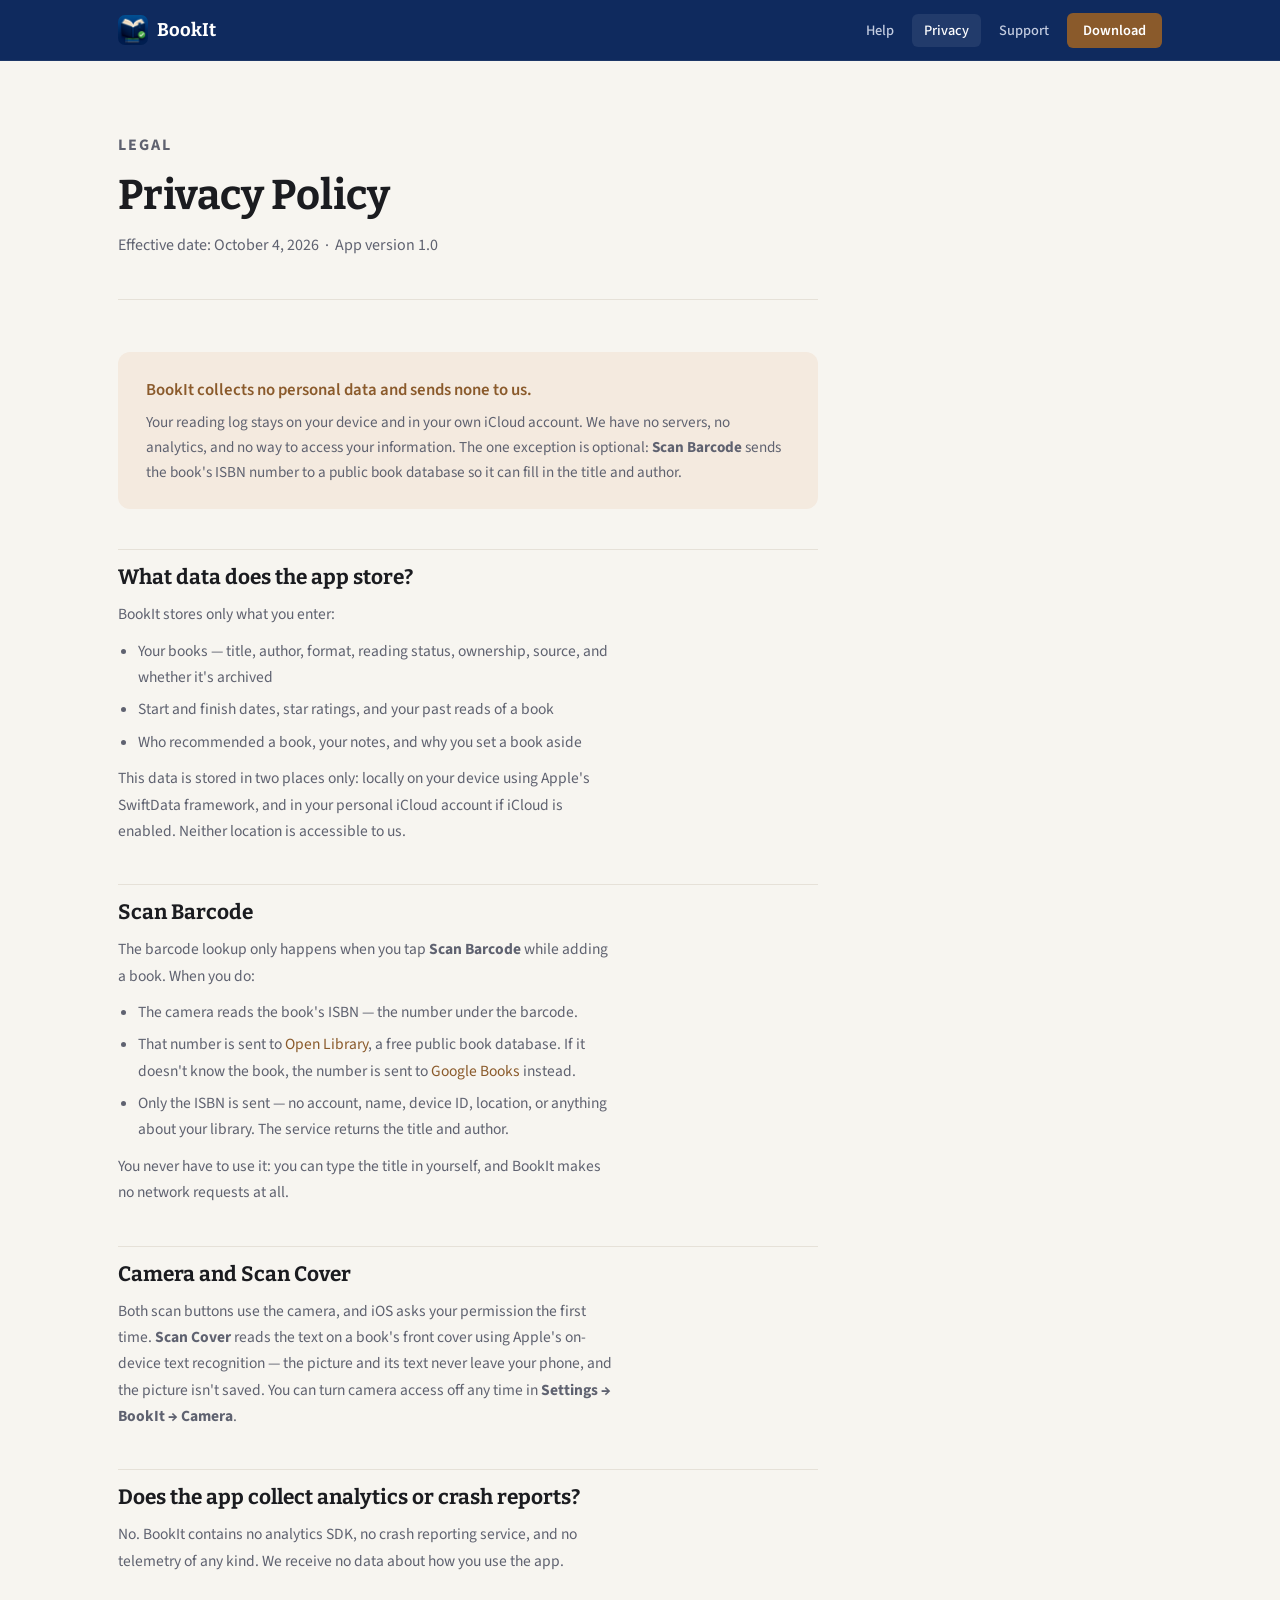
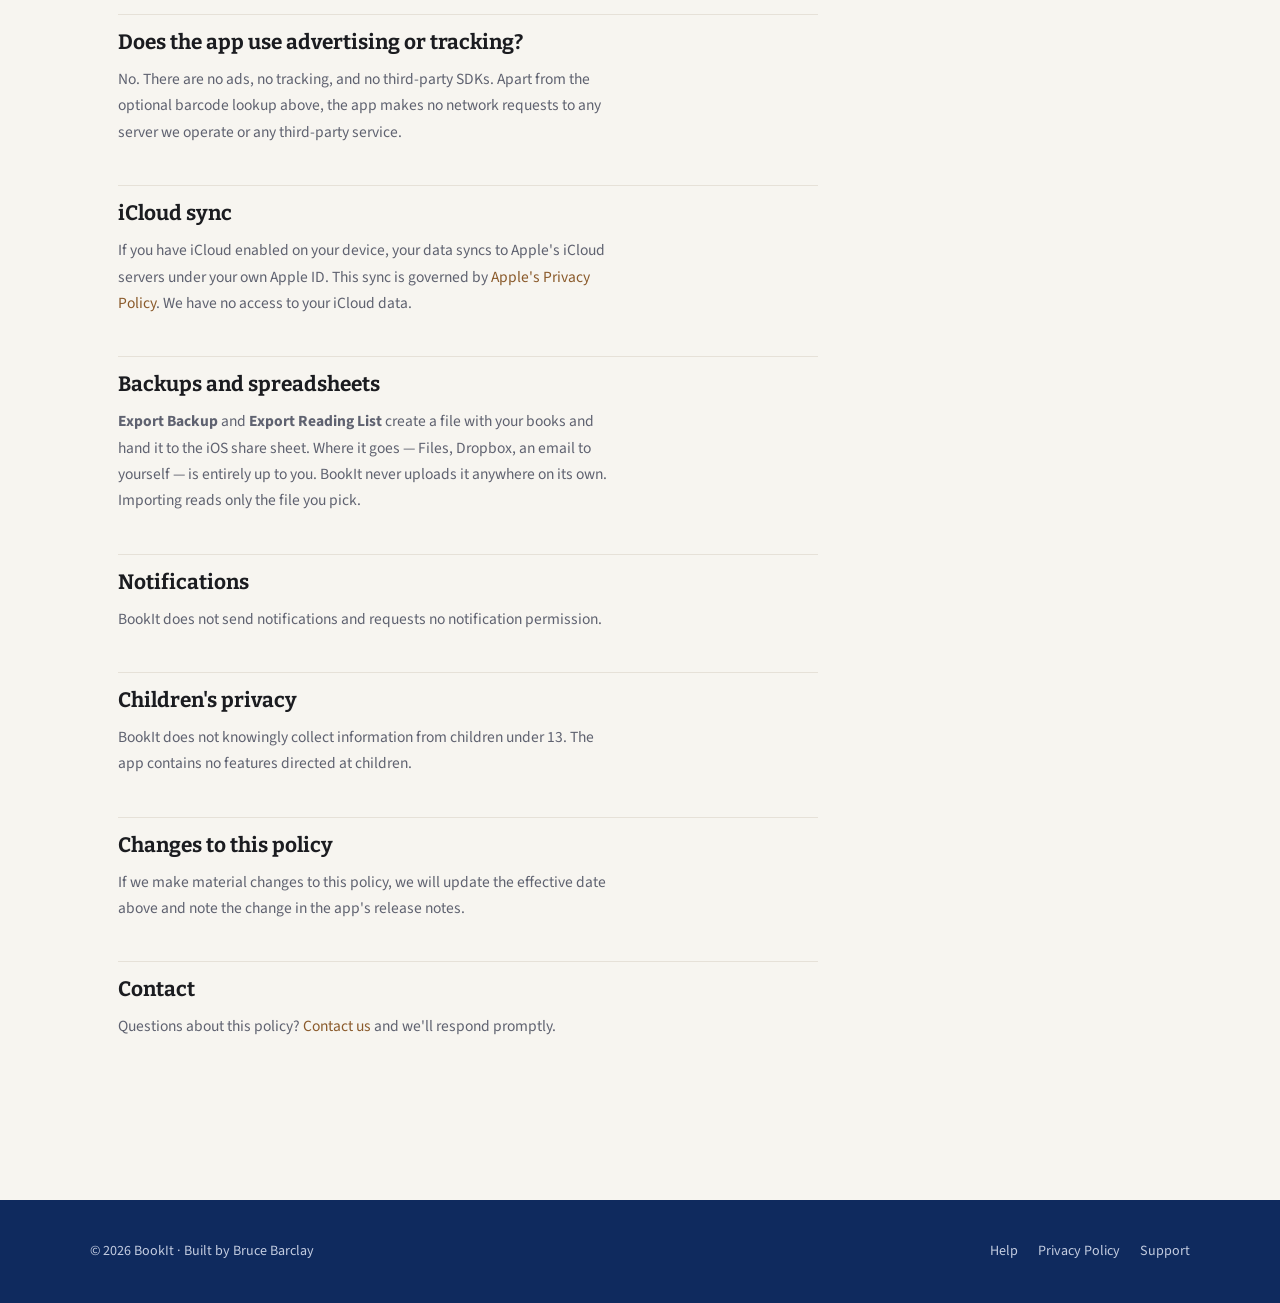
<file: privacy.html>
<!DOCTYPE html>
<html lang="en">
<head>
<meta charset="UTF-8">
<meta name="viewport" content="width=device-width, initial-scale=1.0">
<title>Privacy Policy — BookIt</title>
<meta name="description" content="BookIt collects no personal data. Your reading log stays on your device and in your own iCloud account. The optional barcode scan sends only the book's ISBN to a public book database.">
<link rel="icon" type="image/png" href="images/favicon.png">
<link rel="apple-touch-icon" href="images/apple-touch-icon.png">
<link rel="stylesheet" href="style.css">
<style>
.policy-hero {
  padding: 60px 0 40px;
  border-bottom: 1px solid var(--border);
  margin-bottom: 52px;
  max-width: 700px;
}
.policy-hero h1 { font-size: clamp(1.9rem, 3.5vw, 2.6rem); margin-top: .3em; }
.policy-hero p  { font-size: 1rem; color: var(--ink-muted); margin-top: .7em; }

.policy-body { max-width: 700px; }
.policy-body h2 {
  font-size: 1.3rem;
  margin: 40px 0 10px;
  padding-top: 16px;
  border-top: 1px solid var(--border);
}
.policy-body h2:first-child { border-top: none; margin-top: 0; }
.policy-body p, .policy-body li {
  font-size: .97rem;
  color: var(--ink-muted);
  line-height: 1.7;
  max-width: 62ch;
}
.policy-body ul {
  margin: 10px 0 10px 20px;
  display: flex;
  flex-direction: column;
  gap: 6px;
}

.highlight-box {
  background: var(--ember-pale);
  border-radius: 12px;
  padding: 24px 28px;
  margin-bottom: 40px;
}
.highlight-box p {
  font-size: 1.05rem;
  color: var(--ember);
  font-weight: 600;
  max-width: none;
}
.highlight-box span { font-weight: 400; color: var(--ink-muted); display: block; margin-top: 6px; font-size: .95rem; }
</style>
</head>
<body>

<nav class="site-nav" aria-label="Site navigation">
  <div class="nav-inner">
    <a href="index.html" class="nav-logo">
      <img src="images/icon.png" alt="" class="nav-logo-icon">
      BookIt
    </a>
    <ul class="nav-links">
      <li><a href="help.html">Help</a></li>
      <li><a href="privacy.html" aria-current="page">Privacy</a></li>
      <li><a href="support.html">Support</a></li>
      <li><a href="index.html#download" class="nav-cta">Download</a></li>
    </ul>
  </div>
</nav>

<main>
<div class="page-content">

  <div class="policy-hero">
    <p class="eyebrow">Legal</p>
    <h1>Privacy Policy</h1>
    <p>Effective date: October 4, 2026 &nbsp;·&nbsp; App version 1.0</p>
  </div>

  <div class="policy-body">

    <div class="highlight-box">
      <p>BookIt collects no personal data and sends none to us.</p>
      <span>Your reading log stays on your device and in your own iCloud account. We have no servers, no analytics, and no way to access your information. The one exception is optional: <strong>Scan Barcode</strong> sends the book's ISBN number to a public book database so it can fill in the title and author.</span>
    </div>

    <h2>What data does the app store?</h2>
    <p>BookIt stores only what you enter:</p>
    <ul>
      <li>Your books — title, author, format, reading status, ownership, source, and whether it's archived</li>
      <li>Start and finish dates, star ratings, and your past reads of a book</li>
      <li>Who recommended a book, your notes, and why you set a book aside</li>
    </ul>
    <p>This data is stored in two places only: locally on your device using Apple's SwiftData framework, and in your personal iCloud account if iCloud is enabled. Neither location is accessible to us.</p>

    <h2>Scan Barcode</h2>
    <p>The barcode lookup only happens when you tap <strong>Scan Barcode</strong> while adding a book. When you do:</p>
    <ul>
      <li>The camera reads the book's ISBN — the number under the barcode.</li>
      <li>That number is sent to <a href="https://openlibrary.org/" target="_blank" rel="noopener">Open Library</a>, a free public book database. If it doesn't know the book, the number is sent to <a href="https://books.google.com/" target="_blank" rel="noopener">Google Books</a> instead.</li>
      <li>Only the ISBN is sent — no account, name, device ID, location, or anything about your library. The service returns the title and author.</li>
    </ul>
    <p>You never have to use it: you can type the title in yourself, and BookIt makes no network requests at all.</p>

    <h2>Camera and Scan Cover</h2>
    <p>Both scan buttons use the camera, and iOS asks your permission the first time. <strong>Scan Cover</strong> reads the text on a book's front cover using Apple's on-device text recognition — the picture and its text never leave your phone, and the picture isn't saved. You can turn camera access off any time in <strong>Settings → BookIt → Camera</strong>.</p>

    <h2>Does the app collect analytics or crash reports?</h2>
    <p>No. BookIt contains no analytics SDK, no crash reporting service, and no telemetry of any kind. We receive no data about how you use the app.</p>

    <h2>Does the app use advertising or tracking?</h2>
    <p>No. There are no ads, no tracking, and no third-party SDKs. Apart from the optional barcode lookup above, the app makes no network requests to any server we operate or any third-party service.</p>

    <h2>iCloud sync</h2>
    <p>If you have iCloud enabled on your device, your data syncs to Apple's iCloud servers under your own Apple ID. This sync is governed by <a href="https://www.apple.com/legal/privacy/" target="_blank" rel="noopener">Apple's Privacy Policy</a>. We have no access to your iCloud data.</p>

    <h2>Backups and spreadsheets</h2>
    <p><strong>Export Backup</strong> and <strong>Export Reading List</strong> create a file with your books and hand it to the iOS share sheet. Where it goes — Files, Dropbox, an email to yourself — is entirely up to you. BookIt never uploads it anywhere on its own. Importing reads only the file you pick.</p>

    <h2>Notifications</h2>
    <p>BookIt does not send notifications and requests no notification permission.</p>

    <h2>Children's privacy</h2>
    <p>BookIt does not knowingly collect information from children under 13. The app contains no features directed at children.</p>

    <h2>Changes to this policy</h2>
    <p>If we make material changes to this policy, we will update the effective date above and note the change in the app's release notes.</p>

    <h2>Contact</h2>
    <p>Questions about this policy? <a href="support.html">Contact us</a> and we'll respond promptly.</p>

  </div>

</div>
</main>

<footer class="site-footer">
  <div class="footer-inner">
    <span>© 2026 BookIt · Built by Bruce Barclay</span>
    <ul class="footer-links">
      <li><a href="help.html">Help</a></li>
      <li><a href="privacy.html">Privacy Policy</a></li>
      <li><a href="support.html">Support</a></li>
    </ul>
  </div>
</footer>

</body>
</html>
</file>
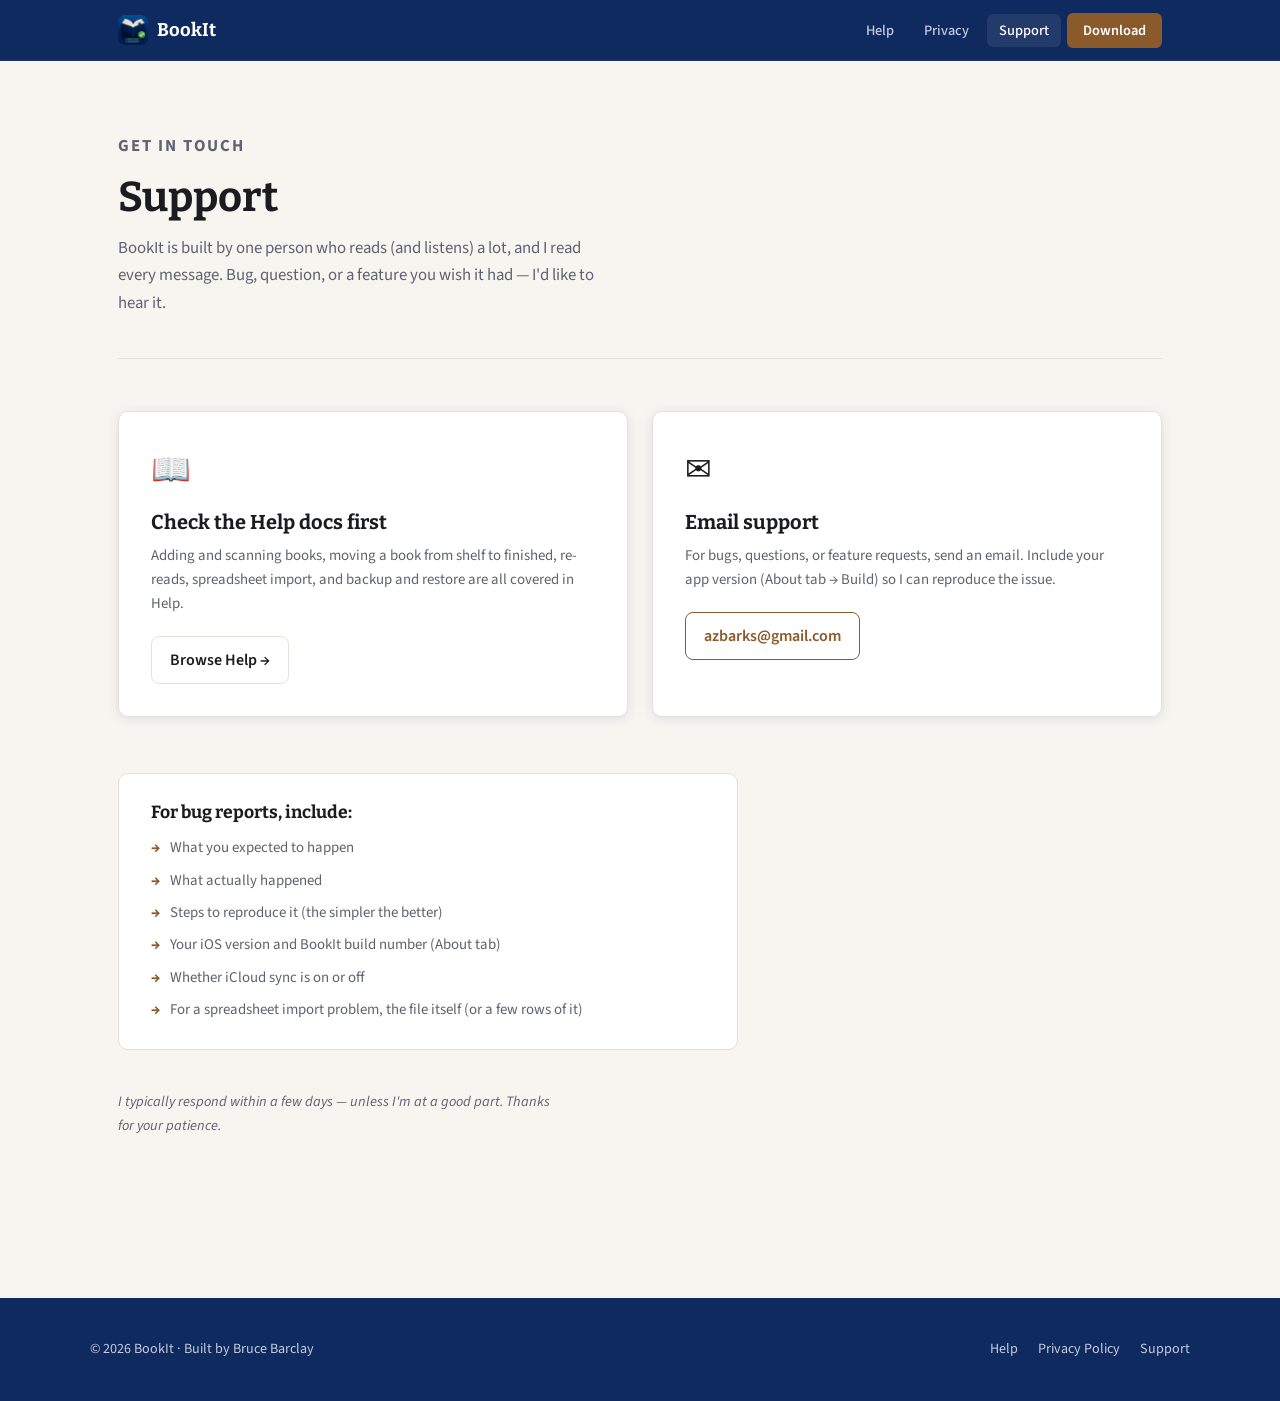
<file: support.html>
<!DOCTYPE html>
<html lang="en">
<head>
<meta charset="UTF-8">
<meta name="viewport" content="width=device-width, initial-scale=1.0">
<title>Support — BookIt</title>
<meta name="description" content="Get help with BookIt. Contact support, report a bug, or request a feature.">
<link rel="icon" type="image/png" href="images/favicon.png">
<link rel="apple-touch-icon" href="images/apple-touch-icon.png">
<link rel="stylesheet" href="style.css">
<style>
.support-hero {
  padding: 60px 0 40px;
  border-bottom: 1px solid var(--border);
  margin-bottom: 52px;
}
.support-hero h1 { font-size: clamp(1.9rem, 3.5vw, 2.6rem); margin-top: .3em; }
.support-hero p  { font-size: 1.05rem; color: var(--ink-muted); margin-top: .7em; }

.support-grid {
  display: grid;
  grid-template-columns: 1fr 1fr;
  gap: 24px;
  margin-bottom: 56px;
}

.support-card {
  background: var(--surface);
  border: 1px solid var(--border);
  border-radius: var(--radius);
  padding: 32px;
  box-shadow: var(--shadow);
}
.support-card .card-icon {
  font-size: 2rem;
  margin-bottom: 14px;
  display: block;
}
.support-card h2 { font-size: 1.25rem; margin-bottom: 10px; }
.support-card p  { font-size: .93rem; color: var(--ink-muted); line-height: 1.6; margin-bottom: 20px; }

.email-link,
.help-link {
  display: inline-flex;
  align-items: center;
  gap: 8px;
  font-weight: 600;
  font-size: 1rem;
  padding: 10px 18px;
  border-radius: 8px;
  transition: background .12s;
  text-decoration: none;
  border: 1.5px solid;
}
.email-link { color: var(--ember); border-color: var(--ember); }
.email-link:hover { background: var(--ember-pale); text-decoration: none; }
.help-link { color: var(--ink); border-color: var(--border); }
.help-link:hover { background: var(--flame-light); text-decoration: none; }

/* What to include */
.include-box {
  background: var(--surface);
  border: 1px solid var(--border);
  border-radius: var(--radius);
  padding: 28px 32px;
  max-width: 620px;
}
.include-box h3 { font-size: 1.1rem; margin-bottom: 14px; }
.include-list {
  list-style: none;
  display: flex;
  flex-direction: column;
  gap: 10px;
}
.include-list li {
  display: flex;
  gap: 10px;
  font-size: .93rem;
  color: var(--ink-muted);
  line-height: 1.5;
}
.include-list li::before {
  content: '→';
  color: var(--ember);
  font-weight: 700;
  flex-shrink: 0;
}

.response-note {
  margin-top: 40px;
  font-size: .9rem;
  color: var(--ink-muted);
  font-style: italic;
}

@media (max-width: 640px) {
  .support-grid { grid-template-columns: 1fr; }
}
</style>
</head>
<body>

<nav class="site-nav" aria-label="Site navigation">
  <div class="nav-inner">
    <a href="index.html" class="nav-logo">
      <img src="images/icon.png" alt="" class="nav-logo-icon">
      BookIt
    </a>
    <ul class="nav-links">
      <li><a href="help.html">Help</a></li>
      <li><a href="privacy.html">Privacy</a></li>
      <li><a href="support.html" aria-current="page">Support</a></li>
      <li><a href="index.html#download" class="nav-cta">Download</a></li>
    </ul>
  </div>
</nav>

<main>
<div class="page-content">

  <div class="support-hero">
    <p class="eyebrow">Get in touch</p>
    <h1>Support</h1>
    <p>BookIt is built by one person who reads (and listens) a lot, and I read every message. Bug, question, or a feature you wish it had — I'd like to hear it.</p>
  </div>

  <div class="support-grid">
    <div class="support-card">
      <span class="card-icon">📖</span>
      <h2>Check the Help docs first</h2>
      <p>Adding and scanning books, moving a book from shelf to finished, re-reads, spreadsheet import, and backup and restore are all covered in Help.</p>
      <a href="help.html" class="help-link">Browse Help &rarr;</a>
    </div>

    <div class="support-card">
      <span class="card-icon">✉️</span>
      <h2>Email support</h2>
      <p>For bugs, questions, or feature requests, send an email. Include your app version (About tab → Build) so I can reproduce the issue.</p>
      <a href="mailto:azbarks@gmail.com?subject=BookIt" class="email-link">azbarks@gmail.com</a>
    </div>
  </div>

  <div class="include-box">
    <h3>For bug reports, include:</h3>
    <ul class="include-list">
      <li>What you expected to happen</li>
      <li>What actually happened</li>
      <li>Steps to reproduce it (the simpler the better)</li>
      <li>Your iOS version and BookIt build number (About tab)</li>
      <li>Whether iCloud sync is on or off</li>
      <li>For a spreadsheet import problem, the file itself (or a few rows of it)</li>
    </ul>
  </div>

  <p class="response-note">I typically respond within a few days — unless I'm at a good part. Thanks for your patience.</p>

</div>
</main>

<footer class="site-footer">
  <div class="footer-inner">
    <span>© 2026 BookIt · Built by Bruce Barclay</span>
    <ul class="footer-links">
      <li><a href="help.html">Help</a></li>
      <li><a href="privacy.html">Privacy Policy</a></li>
      <li><a href="support.html">Support</a></li>
    </ul>
  </div>
</footer>

</body>
</html>
</file>
<file: style.css>
/* BookIt — shared stylesheet
   Same layout system as the GrillIt / PrayIt / RememberIt sites; colors from the BookIt icon
   (navy cover, cream pages) plus the app's brown accent. */

@import url('https://fonts.googleapis.com/css2?family=Bitter:ital,wght@0,500;0,700;0,800;1,500&family=Source+Sans+3:wght@400;500;600;700&display=swap');

/* ── Tokens ── */
:root {
  --ink:         #1B1C20;
  --ink-muted:   #5F6270;
  --char-deep:   #0F2A5E;   /* icon background (navy cover) */
  --ember:       #8A5A2B;   /* app accent (brown) */
  --ember-pale:  #F4EADF;
  --flame:       #C9A54A;   /* page-edge gold */
  --flame-light: #F8F1DD;
  --ground:      #F7F5F0;
  --surface:     #FFFFFF;
  --border:      #E6E1D8;
  --nav-bg:      #0F2A5E;
  --nav-text:    #C3CCE0;
  --radius:      10px;
  --shadow:      0 2px 12px rgba(15,42,94,.10);
}

@media (prefers-color-scheme: dark) {
  :root:not([data-theme="light"]) {
    --ink:         #EEF0F5;
    --ink-muted:   #A3A9B8;
    --char-deep:   #0A1A3C;
    --ember:       #D29A62;
    --ember-pale:  #2E2216;
    --flame:       #E0C06A;
    --flame-light: #2A2614;
    --ground:      #0D1220;
    --surface:     #161D2E;
    --border:      #273049;
    --nav-bg:      #08122A;
    --nav-text:    #9AA6C0;
    --shadow:      0 2px 16px rgba(0,0,0,.45);
  }
}

:root[data-theme="dark"] {
  --ink:         #EEF0F5;
  --ink-muted:   #A3A9B8;
  --char-deep:   #0A1A3C;
  --ember:       #D29A62;
  --ember-pale:  #2E2216;
  --flame:       #E0C06A;
  --flame-light: #2A2614;
  --ground:      #0D1220;
  --surface:     #161D2E;
  --border:      #273049;
  --nav-bg:      #08122A;
  --nav-text:    #9AA6C0;
  --shadow:      0 2px 16px rgba(0,0,0,.45);
}

/* ── Reset & Base ── */
*, *::before, *::after { box-sizing: border-box; margin: 0; padding: 0; }

html { scroll-behavior: smooth; }

body {
  font-family: 'Source Sans 3', system-ui, sans-serif;
  font-size: 17px;
  line-height: 1.65;
  color: var(--ink);
  background: var(--ground);
  -webkit-font-smoothing: antialiased;
}

h1, h2, h3, h4 {
  font-family: 'Bitter', Georgia, serif;
  font-weight: 700;
  line-height: 1.2;
  text-wrap: balance;
  color: var(--ink);
}

a { color: var(--ember); text-decoration: none; }
a:hover { text-decoration: underline; }
a:focus-visible { outline: 2px solid var(--flame); outline-offset: 3px; border-radius: 2px; }

p { max-width: 62ch; }
p + p { margin-top: .9em; }

/* ── Nav ── */
.site-nav {
  position: sticky;
  top: 0;
  z-index: 100;
  background: var(--nav-bg);
  border-bottom: 1px solid rgba(255,255,255,.06);
}

.nav-inner {
  max-width: 1100px;
  margin: 0 auto;
  padding: 0 28px;
  height: 60px;
  display: flex;
  align-items: center;
  justify-content: space-between;
  gap: 24px;
}

.nav-logo {
  font-family: 'Bitter', serif;
  font-size: 1.15rem;
  font-weight: 700;
  color: #FFFFFF;
  display: flex;
  align-items: center;
  gap: 9px;
  text-decoration: none;
}
.nav-logo:hover { text-decoration: none; }

.nav-logo-icon {
  width: 30px; height: 30px;
  border-radius: 7px;
  display: block;
}

.nav-links {
  display: flex;
  align-items: center;
  gap: 6px;
  list-style: none;
}

.nav-links a {
  color: var(--nav-text);
  font-size: .9rem;
  font-weight: 500;
  padding: 6px 12px;
  border-radius: 6px;
  transition: color .15s, background .15s;
  text-decoration: none;
}
.nav-links a:hover,
.nav-links a[aria-current="page"] {
  color: #FFFFFF;
  background: rgba(255,255,255,.08);
}

.nav-cta {
  background: var(--ember) !important;
  color: #fff !important;
  font-weight: 600 !important;
  padding: 7px 16px !important;
}
.nav-cta:hover { background: #6E4620 !important; }

/* ── Page wrapper ── */
.page-content {
  max-width: 1100px;
  margin: 0 auto;
  padding: 0 28px 80px;
}

/* ── Buttons ── */
.btn {
  display: inline-flex;
  align-items: center;
  gap: 8px;
  padding: 13px 26px;
  border-radius: 10px;
  font-family: 'Source Sans 3', sans-serif;
  font-size: 1rem;
  font-weight: 600;
  cursor: pointer;
  border: none;
  text-decoration: none;
  transition: transform .12s, box-shadow .12s;
}
.btn:hover { transform: translateY(-1px); box-shadow: 0 4px 14px rgba(0,0,0,.18); text-decoration: none; }
.btn:active { transform: none; }

.btn-primary {
  background: var(--ember);
  color: #fff;
}
.btn-ghost {
  background: transparent;
  color: var(--ink);
  border: 1.5px solid var(--border);
}
.btn-ghost:hover { background: var(--ember-pale); }

/* ── Footer ── */
.site-footer {
  background: var(--nav-bg);
  color: var(--nav-text);
  padding: 40px 28px;
  margin-top: 80px;
  font-size: .88rem;
}

.footer-inner {
  max-width: 1100px;
  margin: 0 auto;
  display: flex;
  justify-content: space-between;
  align-items: center;
  flex-wrap: wrap;
  gap: 16px;
}

.footer-links {
  display: flex;
  gap: 20px;
  list-style: none;
}
.footer-links a {
  color: var(--nav-text);
  font-size: .88rem;
}
.footer-links a:hover { color: #fff; }

/* ── Utilities ── */
.eyebrow {
  font-family: 'Source Sans 3', sans-serif;
  font-size: .78rem;
  font-weight: 700;
  letter-spacing: .12em;
  text-transform: uppercase;
  color: var(--ember);
}

.section-title {
  font-size: clamp(1.6rem, 3vw, 2.2rem);
  margin-top: .4em;
  margin-bottom: 1.1em;
}

.card {
  background: var(--surface);
  border: 1px solid var(--border);
  border-radius: var(--radius);
  padding: 28px;
  box-shadow: var(--shadow);
}

/* ── Responsive nav ── */
@media (max-width: 640px) {
  .nav-links li:not(:last-child) { display: none; }
  .nav-inner { padding: 0 16px; }
  .page-content { padding: 0 16px 60px; }
}
</file>
